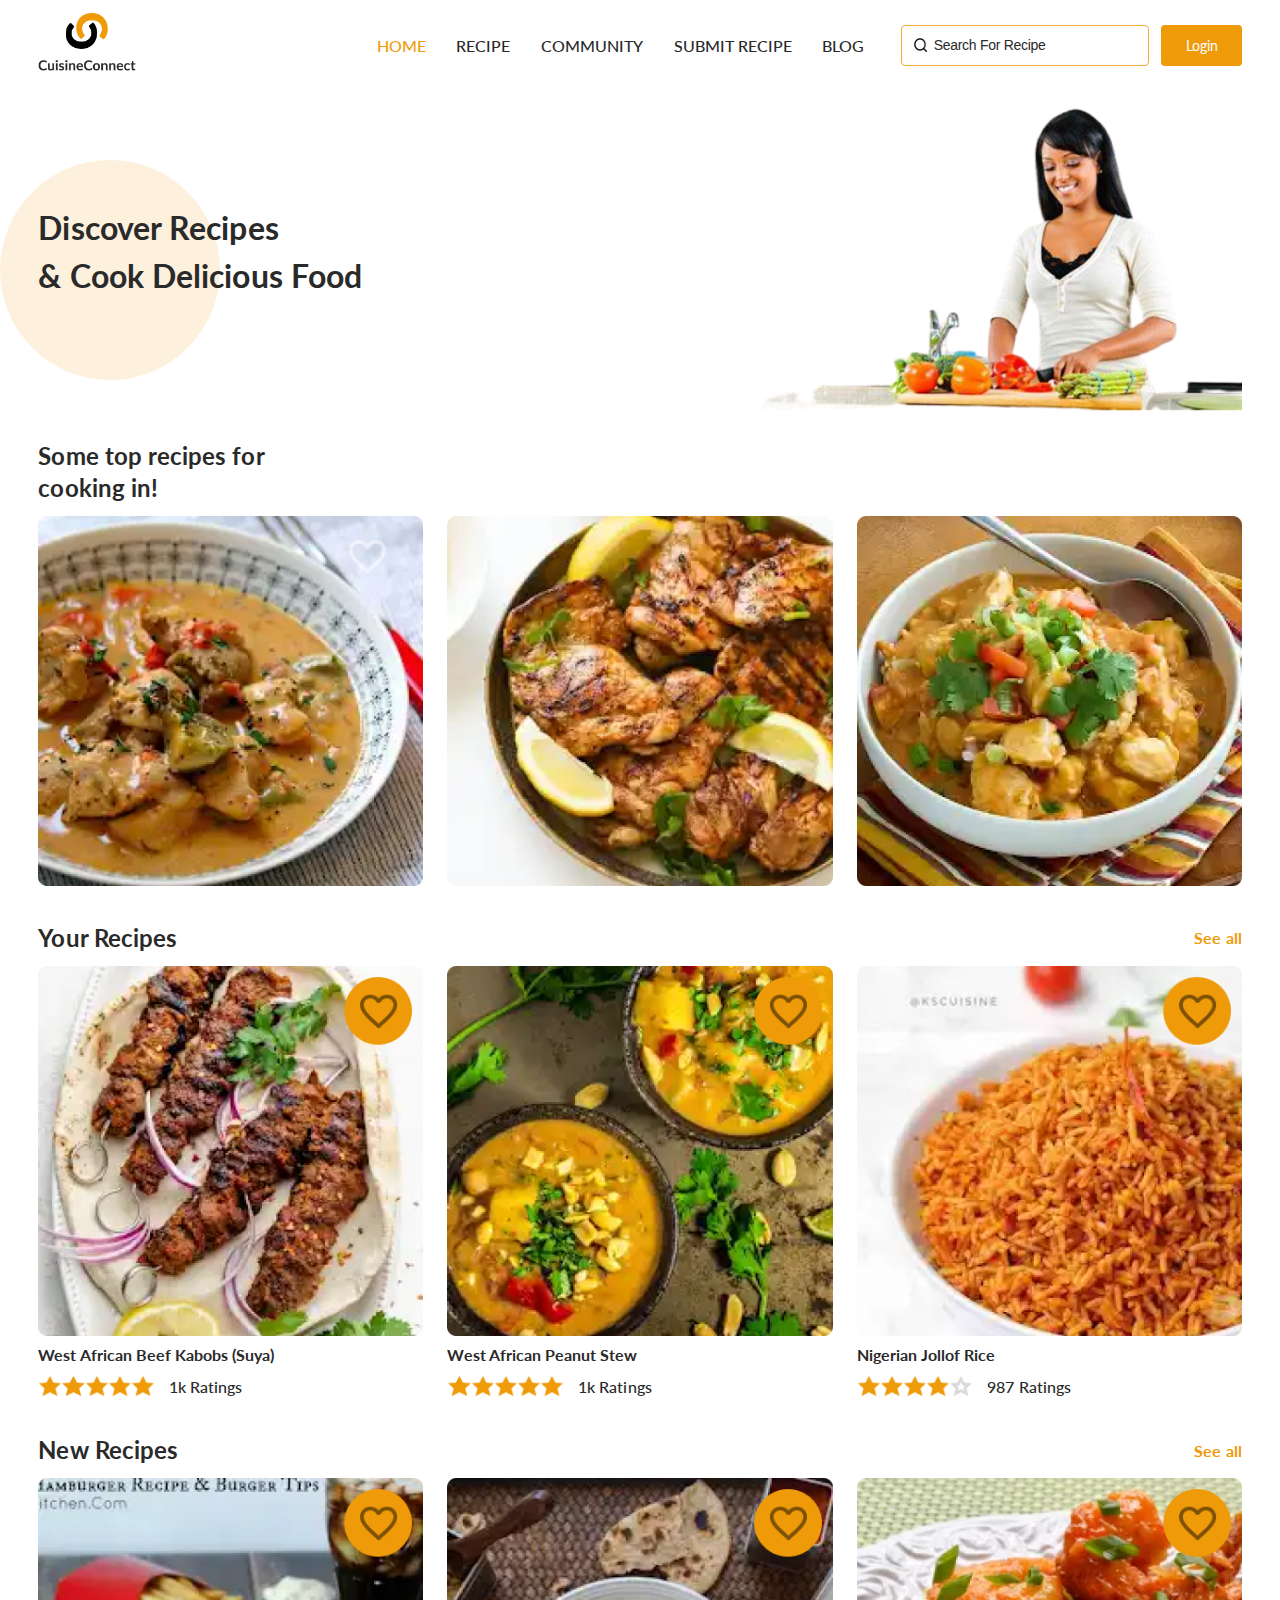
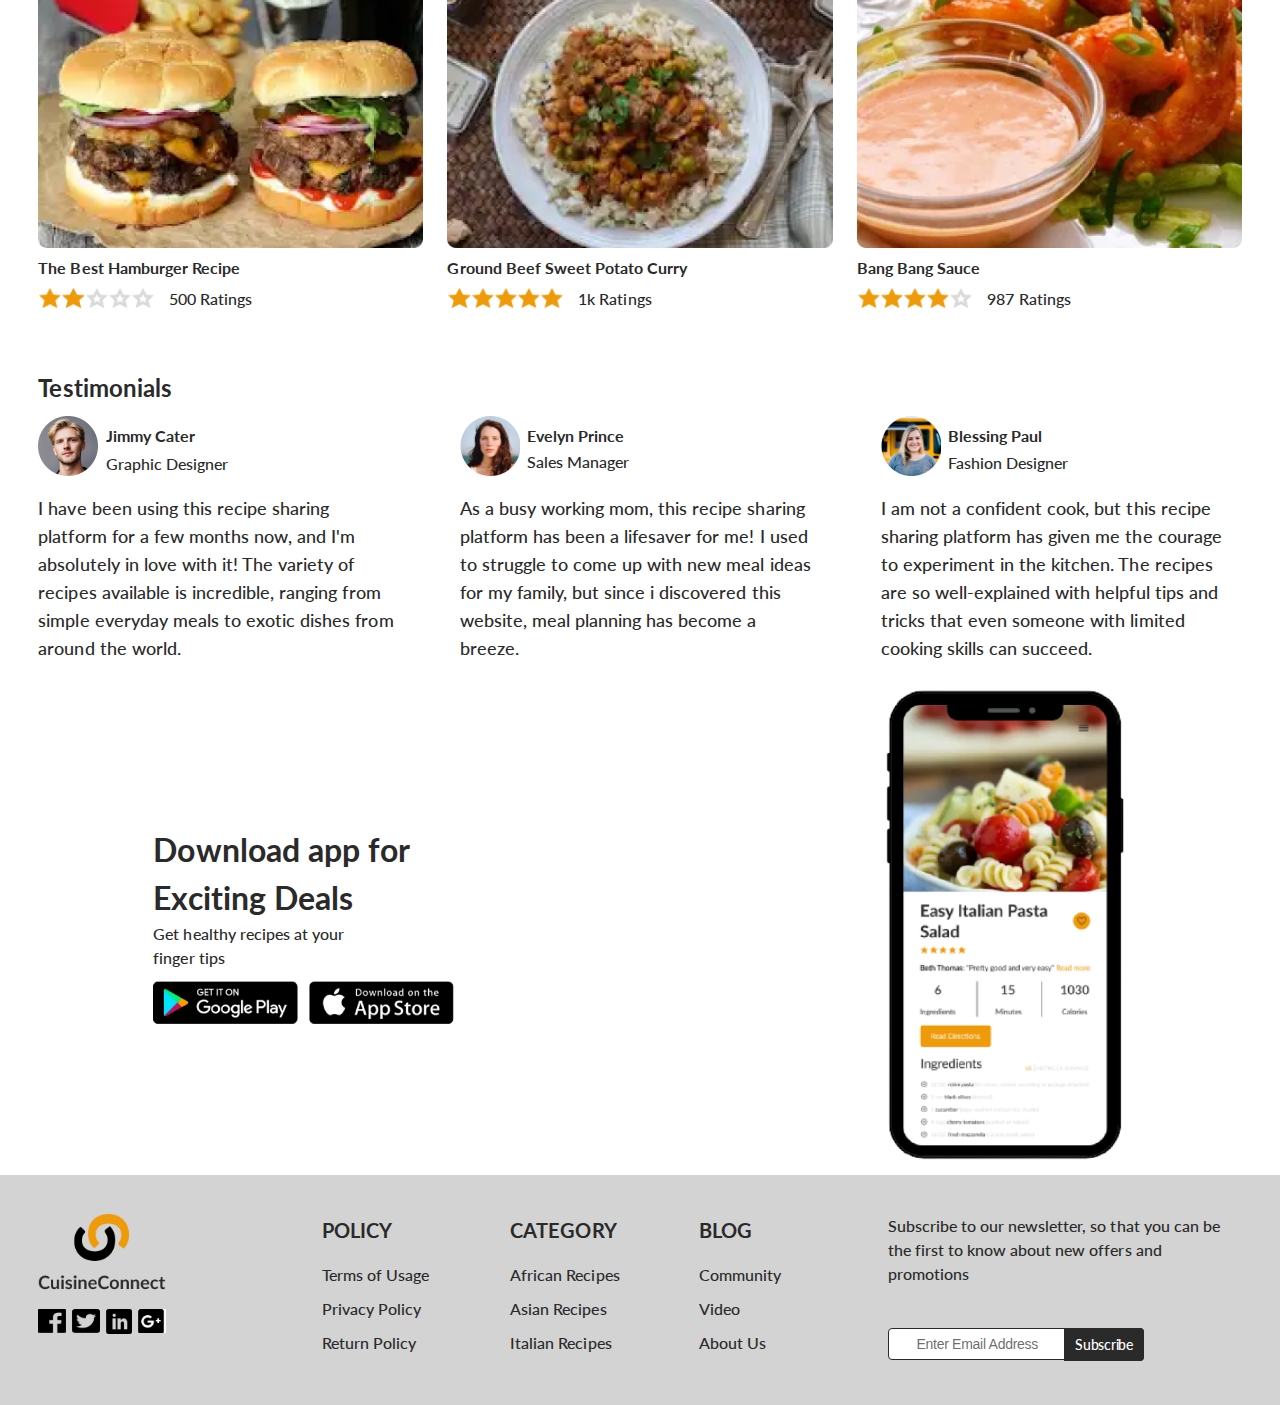
<file: index.html>
<!DOCTYPE html>
<html lang="en">
<head>
    <meta charset="UTF-8">
    <meta name="viewport" content="width=device-width, initial-scale=1.0">
    <title>Homepage - Cuisine Connect</title>

    <link rel="stylesheet" href="styles.css">
    <link rel="stylesheet" href="header-footer.css">
</head>
<body>
    <header>
        <div class="header-logo">
            <a href="index.html">
                <img src="./img/pics/Logo.png" alt="cuisine-connect-logo">
            </a>
        </div>

        <nav>
            <div class="header-menus">
                <a href="index.html" class="active">Home</a>
                <a href="recipe.html">Recipe</a>
                <a href="community.html">Community</a>
                <a href="recipe-form.html">Submit Recipe</a>
                <a href="">Blog</a>
            </div>

            <div class="nav-icons">
                <img src="./img/icons/hamburger-icon.png" alt="Hamburger-icon" class="hamburger-icon">
                <img src="./img/icons/close-icon.png" alt="close-icon" class="close-icon hide">
            </div>
        </nav>

        <div class="search-input">
            <img src="./img/icons/Search-icon.png" alt="search-icon">
            <input type="search" name="search" id="search" placeholder="Search For Recipe">
        </div>

        <a href="login.html" class="header-btn">Login</a>
    </header>

    <div class="empty">

    </div>

    <div class="header-footer-click">
        <div class="hamburger-menu">
            <a href="index.html">Home</a>
            <a href="recipe.html">Recipe</a>
            <a href="community.html">Community</a>
            <a href="recipe-form.html">Submit Recipe</a>
            <a href="https://app.slack.com/client/T05G98EDFPV/D05HEEZL6UE">Blog</a>
        </div>

        <div class="footer-hamburger-click">
            <div class="footer-hamburger-link">
                <a href="">
                    Policy
                    <img src="./img/icons/forward-arrow.png" alt="forward arrow">
                </a>
            </div>
            <div class="footer-hamburger-link">
                <a href="">
                    Category
                    <img src="./img/icons/forward-arrow.png" alt="forward arrow">
                </a>
            </div>
            <div class="footer-hamburger-link">
                <a href="">
                    Blog
                    <img src="./img/icons/forward-arrow.png" alt="forward arrow">
                </a>
            </div>
    
            <div class="subscribe">
                <p>
                    Subscribe to our newsletter, so that you can be the first to know about new offers and promotions
                </p>
        
                <input type="email" name="" id="" placeholder="Enter Email Address">
                <a href="">Subscribe</a>
            </div>
            <div class="socials">
                <a href="https://facebook.com/thejustproject">
                    <img src="./img/icons/facebook.png" alt="facebook icon">
                </a>
                <a href="https://twitter.com/thejustprojects">
                    <img src="./img/icons/Twitter.png" alt="twitter icon">
                </a>
                <a href="https://linkedin.com/company/thejustproject">
                    <img src="./img/icons/Linkedin.png" alt="linkedin icon">
                </a>
                <a href="https://thejustprojects.com/">
                    <img src="./img/icons/Google.png" alt="google icon">
                </a>
            </div>
    
            <div class="footer-logo">
                <a href="index.html">
                    <img src="./img/pics/Logo.png" alt="">
                </a>
            </div>
        </div>
    </div>

    <main>
        <section class="homepage-hero">
            <div class="homepage-hero-txt">
                <h1>Discover Recipes <br>
                    & Cook Delicious Food
                </h1>
            </div>
            <div class="homepage-hero-img">
                <img src="./Images/OIP-removebg-preview 1.png" alt="">
            </div>

            <div class="red-circle">

            </div>
        </section>

        <section class="home-recipe">
            <div class="line">
                <h3>
                    Some top recipes for cooking in!
                </h3>
            </div>
            <div class="home-recipe-meal-info">
                <div class="recipe-info">
                    <img src="./Images/Frame 1 1.png" alt="">
                </div>

                <div class="recipe-info">
                    <img src="./Images/Frame 1 2.png" alt="">
                </div>

                <div class="recipe-info">
                    <img src="./Images/Frame 1 3.png" alt="">
                </div>
            </div>

            <div class="home-meal-recipe">
                <div class="line">
                    <h3>Your Recipes</h3>
                    <a href="#">See all</a>
                </div>
                <div class="home-recipe-meal-info">
                    <div class="recipe-info">
                        <img src="./Images/Frame 2 1.png" alt="">
                        <h5>
                            West African Beef Kabobs (Suya)
                        </h5>
                        <div class="ratings">
                            <img src="./img/icons/Star 1.png" alt="#">
                            <img src="./img/icons/Star 1.png" alt="#">
                            <img src="./img/icons/Star 1.png" alt="#">
                            <img src="./img/icons/Star 1.png" alt="#">
                            <img src="./img/icons/Star 1.png" alt="#">

                            <p>1k Ratings</p>
                        </div>
                    </div>

                    <div class="recipe-info">
                        <img src="./Images/Frame 2 2.png" alt="">
                        <h5>
                            West African Peanut Stew
                        </h5>
                        <div class="ratings">
                            <img src="./img/icons/Star 1.png" alt="#">
                            <img src="./img/icons/Star 1.png" alt="#">
                            <img src="./img/icons/Star 1.png" alt="#">
                            <img src="./img/icons/Star 1.png" alt="#">
                            <img src="./img/icons/Star 1.png" alt="#">

                            <p>1k Ratings</p>
                        </div>
                    </div>

                    <div class="recipe-info">
                        <img src="./Images/Frame 2 3.png" alt="">
                        <h5>
                            Nigerian Jollof Rice
                        </h5>
                        <div class="ratings">
                            <img src="./img/icons/Star 1.png" alt="#">
                            <img src="./img/icons/Star 1.png" alt="#">
                            <img src="./img/icons/Star 1.png" alt="#">
                            <img src="./img/icons/Star 1.png" alt="#">
                            <img src="./img/icons/Star 5.png" alt="#">

                            <p>987 Ratings</p>
                        </div>
                    </div>
                </div>
            </div>

            <div class="home-meal-recipe">
                <div class="line">
                    <h3>New Recipes</h3>
                    <a href="#">See all</a>
                </div>
                <div class="home-recipe-meal-info">
                    <div class="recipe-info">
                        <img src="./Images/Frame 3 1.png" alt="">
                        <h5>
                            The Best Hamburger Recipe
                        </h5>
                        <div class="ratings">
                            <img src="./img/icons/Star 1.png" alt="#">
                            <img src="./img/icons/Star 1.png" alt="#">
                            <img src="./img/icons/Star 5.png" alt="#">
                            <img src="./img/icons/Star 5.png" alt="#">
                            <img src="./img/icons/Star 5.png" alt="#">

                            <p>500 Ratings</p>
                        </div>
                        
                    </div>

                    <div class="recipe-info">
                        <img src="./Images/Frame 3 2.png" alt="">
                        <h5>
                            Ground Beef Sweet Potato Curry
                        </h5>
                        <div class="ratings">
                            <img src="./img/icons/Star 1.png" alt="#">
                            <img src="./img/icons/Star 1.png" alt="#">
                            <img src="./img/icons/Star 1.png" alt="#">
                            <img src="./img/icons/Star 1.png" alt="#">
                            <img src="./img/icons/Star 1.png" alt="#">

                            <p>1k Ratings</p>
                        </div>
                    </div>

                    <div class="recipe-info">
                        <img src="./Images/Frame 3 3.png" alt="">
                        <h5>
                            Bang Bang Sauce
                        </h5>
                        <div class="ratings">
                            <img src="./img/icons/Star 1.png" alt="#">
                            <img src="./img/icons/Star 1.png" alt="#">
                            <img src="./img/icons/Star 1.png" alt="#">
                            <img src="./img/icons/Star 1.png" alt="#">
                            <img src="./img/icons/Star 5.png" alt="#">

                            <p>987 Ratings</p>
                        </div>
                    </div>
                </div>
            </div>
        </section>

        <article>
            <h3>Testimonials</h3>
            <div class="users-testimonial">
                <div class="users-testimonial-profile">
                    <div class="users-testimonial-info">
                        <div class="users-testimonial-profile-img">
                            <img src="./img/pics/Image-10.png" alt="">
                        </div>
                        <div class="users-testimonial-profile-info">
                            <h5>Jimmy Cater</h5>
                            <p>Graphic Designer</p>
                        </div>
                    </div>
        
                    <div class="users-testimonial-profile-txt">
                        <p>
                            I have been using this recipe sharing platform for a few months now, and I'm absolutely in love with it! The variety of recipes available is incredible, ranging from simple everyday meals to exotic dishes from around the world.
                        </p>
                    </div>
                </div>
        
                <div class="users-testimonial-profile">
                    <div class="users-testimonial-info">
                        <div class="users-testimonial-profile-img">
                            <img src="./img/pics/Image-11.png" alt="">
                        </div>
                        <div class="users-testimonial-profile-info">
                            <h5>Evelyn Prince</h5>
                            <p>Sales Manager</p>
                        </div>
                    </div>
        
                    <div class="users-testimonial-profile-txt">
                        <p>
                            As a busy working mom, this recipe sharing platform has been a lifesaver for me! I used to struggle to come up with new meal ideas for my family, but since i discovered this website, meal planning has become a breeze. 
                        </p>
                    </div>
                </div>

                <div class="users-testimonial-profile">
                    <div class="users-testimonial-info">
                        <div class="users-testimonial-profile-img">
                            <img src="./img/pics/Image-1.png" alt="">
                        </div>
                        <div class="users-testimonial-profile-info">
                            <h5>Blessing Paul</h5>
                            <p>Fashion Designer</p>
                        </div>
                    </div>
        
                    <div class="users-testimonial-profile-txt">
                        <p>
                            I am not a confident cook, but this recipe sharing platform has given me the courage to experiment in the kitchen. The recipes are so well-explained with helpful tips and tricks that even someone with limited cooking skills can succeed.
                        </p>
                    </div>
                </div>
            </div>
        </article>
    
        <section class="home-mobile-app-download">
            <div class="app-download-txt">
                <h1>Download app for Exciting Deals</h1>
                <p>
                    Get healthy recipes at your finger tips
                </p>
                <div class="app">
                    <img src="./Images/Googleplay avatar.png" alt="">
                    <img src="./Images/Applestore avatar.png" alt="">
                </div>
            </div>
    
            <div class="phone-img">
                <img src="./Images/phone.png" alt="">
            </div>
        </section>
    </main>

    <footer>
        <div class="logo-socials">
            <div class="footer-logo">
                <a href="index.html">
                    <img src="./img/pics/Logo.png" alt="">
                </a>
            </div>
            <div class="socials">
                <a href="https://facebook.com/thejustproject">
                    <img src="./img/icons/facebook.png" alt="facebook logo">
                </a>
                <a href="https://twitter.com/thejustprojects">
                    <img src="./img/icons/Twitter.png" alt="twitter logo">
                </a>
                <a href="https://linkedin.com/company/thejustproject">
                    <img src="./img/icons/Linkedin.png" alt="linkedin logo">
                </a>
                <a href="https://thejustprojects.com/">
                    <img src="./img/icons/Google.png" alt="google logo">
                </a>
            </div>
        </div>

        <div class="footer-nav">
            <div class="footer-links">
                <h3>Policy</h3>
                <div class="footer-menus">
                    <a href="">Terms of Usage</a>
                    <a href="">Privacy Policy</a>
                    <a href="">Return Policy</a>
                </div>
            </div>

            <div class="footer-links">
                <h3>Category</h3>
                <div class="footer-menus">
                    <a href="">African Recipes</a>
                    <a href="">Asian Recipes</a>
                    <a href="">Italian Recipes</a>
                </div>
            </div>

            <div class="footer-links">
                <h3>Blog</h3>
                <div class="footer-menus">
                    <a href="community.html">Community</a>
                    <a href="">Video</a>
                    <a href="">About Us</a>
                </div>
            </div>
        </div>

        <div class="subscribe">
            <p>
                Subscribe to our newsletter, so that you can be the first to know about new offers and promotions
            </p>

                <input type="email" name="" id="" placeholder="Enter Email Address">
            <a href="">Subscribe</a>
        </div>
    </footer>

    <script src="cuisine-connect.js"></script>
</body>
</html>
</file>
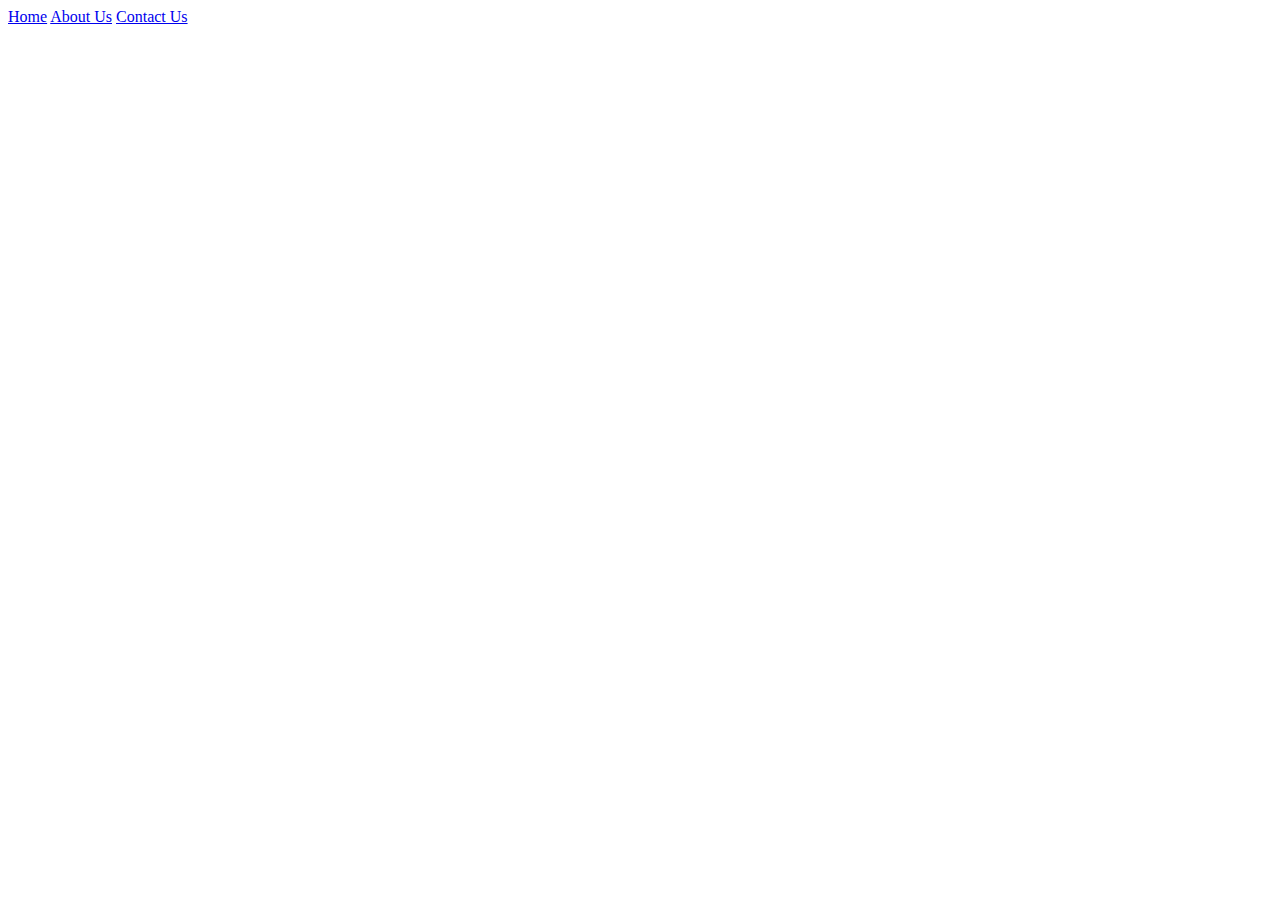
<file: about-us.html>
<!DOCTYPE html>
<html lang="en">
<head>
    <meta charset="UTF-8">
    <meta name="viewport" content="width=device-width, initial-scale=1.0">
    <title>About Us - Cuisine Connect</title>
</head>
<body>
    <main>
        <Section class="left-section">
            <div>
                
            </div>
        </Section>

        <Section class="right-section">
            <div class="nav-link">
                <a href="index.html">Home</a>
                <a href="about-us.html">About Us</a>
                <a href="contact.html">Contact Us</a>
            </div>
            
        </Section>
    </main>
</body>
</html>
</file>
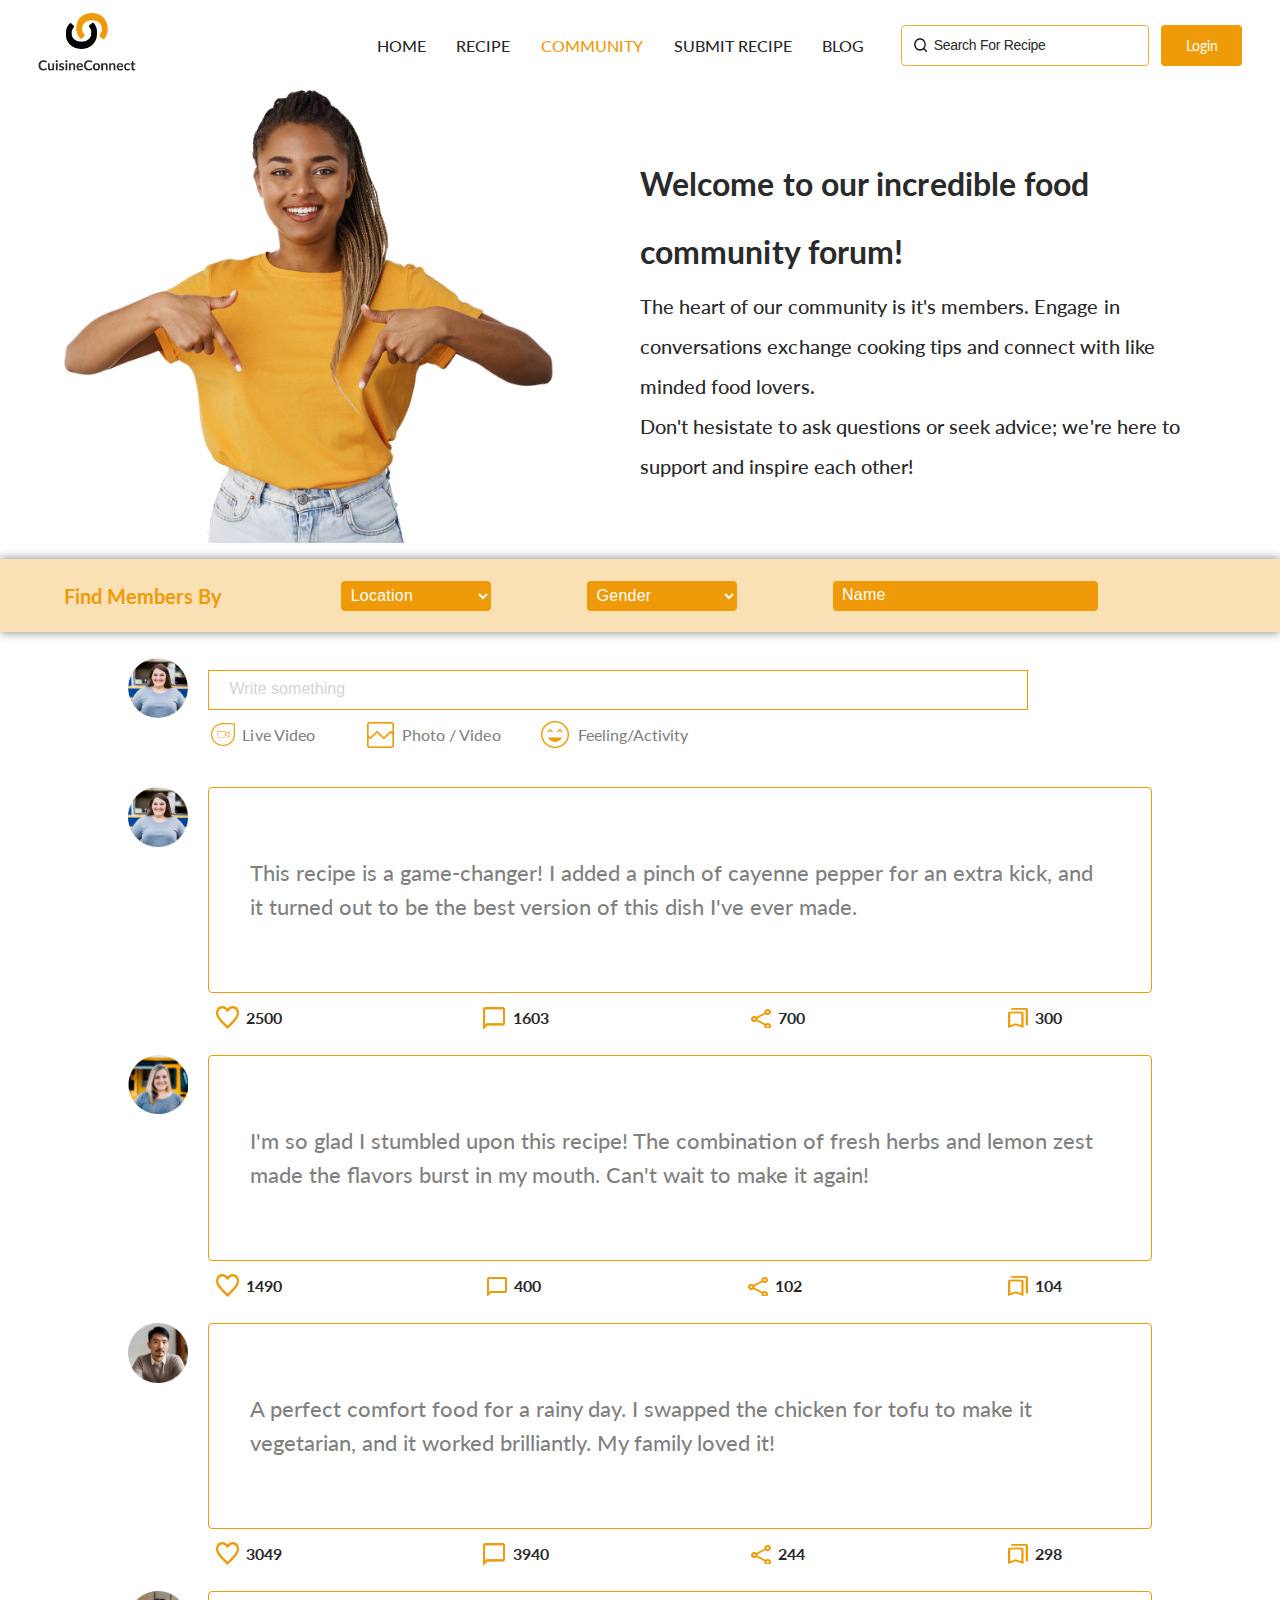
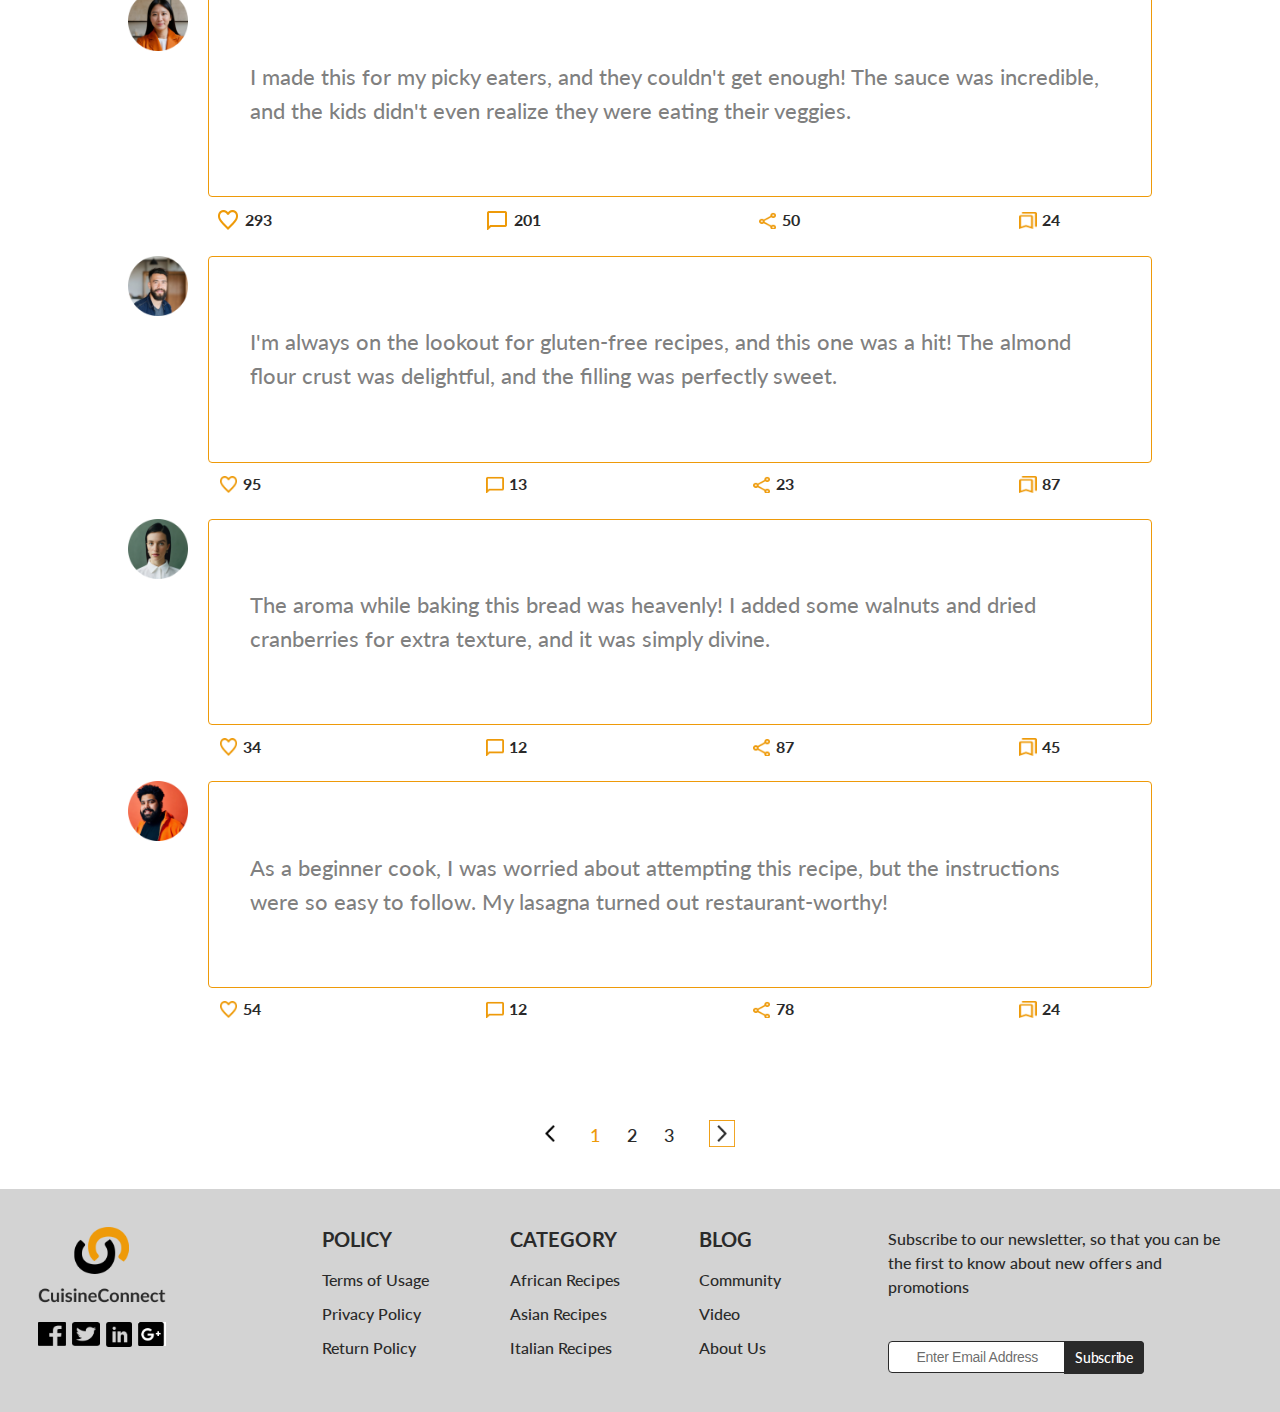
<file: community.html>
<!DOCTYPE html>
<html lang="en">
<head>
    <meta charset="UTF-8">
    <meta name="viewport" content="width=device-width, initial-scale=1.0">
    <title>Our Community</title>

    <link rel="stylesheet" href="community-styles.css">
    <link rel="stylesheet" href="header-footer.css">
</head>
<body>
    <header>
        <div class="header-logo">
            <a href="index.html">
                <img src="./img/pics/Logo.png" alt="cuisine-connect-logo">
            </a>
        </div>

        <nav>
            <div class="header-menus">
                <a href="index.html">Home</a>
                <a href="recipe.html">Recipe</a>
                <a href="community.html" class="active">Community</a>
                <a href="recipe-form.html">Submit Recipe</a>
                <a href="">Blog</a>
            </div>

            <div class="nav-icons">
                <img src="./img/icons/hamburger-icon.png" alt="Hamburger-icon" class="hamburger-icon">
                <img src="./img/icons/close-icon.png" alt="close-icon" class="close-icon hide">
            </div>
        </nav>

        <div class="search-input">
            <img src="./img/icons/Search-icon.png" alt="search-icon">
            <input type="search" name="search" id="search" placeholder="Search For Recipe">
        </div>

        <a href="login.html" class="header-btn">Login</a>
    </header>
    <div class="empty">

    </div>

    <div class="header-footer-click">
        <div class="hamburger-menu">
            <a href="index.html">Home</a>
            <a href="recipe.html">Recipe</a>
            <a href="community.html">Community</a>
            <a href="recipe-form.html">Submit Recipe</a>
            <a href="#">Blog</a>
        </div>

        <div class="footer-hamburger-click">
            <div class="footer-hamburger-link">
                <a href="">
                    Policy
                    <img src="./img/icons/forward-arrow.png" alt="forward arrow">
                </a>
            </div>
            <div class="footer-hamburger-link">
                <a href="">
                    Category
                    <img src="./img/icons/forward-arrow.png" alt="forward arrow">
                </a>
            </div>
            <div class="footer-hamburger-link">
                <a href="">
                    Blog
                    <img src="./img/icons/forward-arrow.png" alt="forward arrow">
                </a>
            </div>
    
            <div class="subscribe">
                <p>
                    Subscribe to our newsletter, so that you can be the first to know about new offers and promotions
                </p>
        
                <input type="email" name="email" id="email" placeholder="Enter Email Address">
                <a href="">Subscribe</a>
            </div>
            <div class="socials">
                <a href="https://facebook.com/thejustproject">
                    <img src="./img/icons/facebook.png" alt="facebook icon">
                </a>
                <a href="https://twitter.com/thejustprojects">
                    <img src="./img/icons/Twitter.png" alt="twitter icon">
                </a>
                <a href="https://linkedin.com/company/thejustproject">
                    <img src="./img/icons/Linkedin.png" alt="linkedin icon">
                </a>
                <a href="https://thejustprojects.com/">
                    <img src="./img/icons/Google.png" alt="google icon">
                </a>
            </div>
    
            <div class="footer-logo">
                <a href="index.html">
                    <img src="./img/pics/Logo.png" alt="">
                </a>
            </div>
        </div>
    </div>

    <main class="main-toggle">
        <section class="community-hero">
            <div class="community-hero-img">
                <img src="./img/pics/girl-1.png" alt="">
            </div>

            <div class="community-hero-txt">
                <h1>Welcome to our incredible food community forum!</h1>
                <p>
                    The heart of our community is it's members. Engage in conversations exchange cooking tips and connect with like minded food lovers.
                </p>

                <p>
                    Don't hesistate to ask questions or seek advice; we're here to support 
                    and inspire each other!
                </p>
            </div>
        </section>

        <section class="community-members-search">
            <label for="find-members">Find Members By</label>
            <select name="location" id="location">
                <option value="location">Location</option>
                <option value="location">East</option>
                <option value="location">West</option>
                <option value="location">North</option>
                <option value="location">South</option>
            </select>
            <select name="gender" id="gender">
                <option value="gender">Gender</option>
                <option value="gender">Male</option>
                <option value="gender">Female</option>
            </select>
            <input type="text" name="username" id="username" placeholder="Name">
        </section>

        <section class="community-section">
            <div class="community-members">
                <div class="community-members-post">
                    <a href="">
                        <img src="./img/pics/Image.png" alt="">
                    </a>
                
                    <input type="text" name="write" id="write" placeholder="Write something">
                </div>

                <div class="community-media">
                    <div class="community-media-live-video">
                        <a href="">
                            <img src="./img/icons/duo.png" alt="">
                            Live Video
                        </a>
                    </div>

                    <div class="community-media-photo-video">
                    <a href="">
                        <img src="./img/icons/broken_image.png" alt="">
                        Photo / Video
                    </a>
                    </div>

                    <div class="community-media-reaction">
                    <a href="">
                        <img src="./img/icons/sentiment_very_satisfied.png" alt="">
                        Feeling/Activity
                    </a>
                    </div>
                </div>

                <div class="community-users">
                    <div class="community-users-profile">
                        <div class="community-users-profile-pic">
                            <a href="">
                                <img src="./img/pics/Image.png" alt="">
                            </a>
                        </div>
                            <div class="community-users-profile-info">
                                <a href="">
                                    <h5>@anibaba140</h5>
                            <p>15 July at 8:30am</p>
                                </a>
                            </div>
                    </div>
                    <div class="community-users-txt">
                        <p>
                            This recipe is a game-changer! I added a pinch of cayenne pepper for an extra kick, and it turned out to be the best version of this dish I've ever made.
                        </p>
                    </div>
                </div>

                <div class="community-icons">
                    <div class="community-icons-info">
                        <a href="">
                            <img src="./img/icons/favorite.png" alt="">
                        <p>2500</p>
                        </a>
                    </div>
                    <div class="community-icons-info">
                        <a href="">
                            <img src="./img/icons/chat_bubble.png" alt="">
                        <p>1603</p>
                        </a>
                    </div>
                    <div class="community-icons-info">
                        <a href="">
                            <img src="./img/icons/share.png" alt="">
                        <p>700</p>
                        </a>
                    </div>
                    <div class="community-icons-info">
                        <a href="">
                            <img src="./img/icons/bookmarks.png" alt="">
                        <p>300</p>
                        </a>
                    </div>
                </div>

                <div class="community-users">
                    <div class="community-users-profile">
                        <div class="community-users-profile-pic">
                            <a href="">
                                <img src="./img/pics/Image-1.png" alt="">
                            </a>
                        </div>
                            <div class="community-users-profile-info">
                                <a href="">
                                    <h5>@eka2005</h5>
                            <p>16 July at 9:30am</p>
                                </a>
                            </div>
                    </div>
                    <div class="community-users-txt">
                        <p>
                            I'm so glad I stumbled upon this recipe! The combination of fresh herbs and lemon zest made the flavors burst in my mouth. Can't wait to make it again!
                        </p>
                    </div>
                </div>

                <div class="community-icons">
                    <div class="community-icons-info">
                        <a href="">
                            <img src="./img/icons/favorite.png" alt="">
                        <p>1490</p>
                        </a>
                    </div>
                    <div class="community-icons-info">
                        <a href="">
                            <img src="./img/icons/chat_bubble.png" alt="">
                        <p>400</p>
                        </a>
                    </div>
                    <div class="community-icons-info">
                        <a href="">
                            <img src="./img/icons/share.png" alt="">
                        <p>102</p>
                        </a>
                    </div>
                    <div class="community-icons-info">
                        <a href="">
                            <img src="./img/icons/bookmarks.png" alt="">
                        <p>104</p>
                        </a>
                    </div>
                </div>

                <div class="community-users">
                    <div class="community-users-profile">
                        <div class="community-users-profile-pic">
                            <a href="">
                                <img src="./img/pics/Image-2.png" alt="">
                            </a>
                        </div>
                            <div class="community-users-profile-info">
                                <a href="">
                                    <h5>@ize_ed49</h5>
                            <p>17 July at 10:30am</p>
                                </a>
                            </div>
                    </div>
                    <div class="community-users-txt">
                        <p>
                            A perfect comfort food for a rainy day. I swapped the chicken for tofu to make it vegetarian, and it worked brilliantly. My family loved it!
                        </p>
                    </div>
                </div>

                <div class="community-icons">
                    <div class="community-icons-info">
                        <a href="">
                            <img src="./img/icons/favorite.png" alt="">
                        <p>3049</p>
                        </a>
                    </div>
                    <div class="community-icons-info">
                        <a href="">
                            <img src="./img/icons/chat_bubble.png" alt="">
                        <p>3940</p>
                        </a>
                    </div>
                    <div class="community-icons-info">
                        <a href="">
                            <img src="./img/icons/share.png" alt="">
                        <p>244</p>
                        </a>
                    </div>
                    <div class="community-icons-info">
                        <a href="">
                            <img src="./img/icons/bookmarks.png" alt="">
                        <p>298</p>
                        </a>
                    </div>
                </div>

                <div class="community-users">
                    <div class="community-users-profile">
                        <div class="community-users-profile-pic">
                            <a href="">
                                <img src="./img/pics/Image-3.png" alt="">
                            </a>
                        </div>
                            <div class="community-users-profile-info">
                                <a href="">
                                    <h5>@knck_124</h5>
                            <p>18 July at 11:30am</p>
                                </a>
                            </div>
                    </div>
                    <div class="community-users-txt">
                        <p>
                             I made this for my picky eaters, and they couldn't get enough! The sauce was incredible, and the kids didn't even realize they were eating their veggies.
                        </p>
                    </div>
                </div>

                <div class="community-icons">
                    <div class="community-icons-info">
                        <a href="">
                            <img src="./img/icons/favorite.png" alt="">
                        <p>293</p>
                        </a>
                    </div>
                    <div class="community-icons-info">
                        <a href="">
                            <img src="./img/icons/chat_bubble.png" alt="">
                        <p>201</p>
                        </a>
                    </div>
                    <div class="community-icons-info">
                        <a href="">
                            <img src="./img/icons/share.png" alt="">
                        <p>50</p>
                        </a>
                    </div>
                    <div class="community-icons-info">
                        <a href="">
                            <img src="./img/icons/bookmarks.png" alt="">
                        <p>24</p>
                        </a>
                    </div>
                </div>

                <div class="community-users">
                    <div class="community-users-profile">
                        <div class="community-users-profile-pic">
                            <a href="">
                                <img src="./img/pics/Image-4.png" alt="">
                            </a>
                        </div>
                            <div class="community-users-profile-info">
                                <a href="">
                                    <h5>@mzi_34d</h5>
                            <p>19 July at 12:30am</p>
                                </a>
                            </div>
                    </div>
                    <div class="community-users-txt">
                        <p>
                            I'm always on the lookout for gluten-free recipes, and this one was a hit! The almond flour crust was delightful, and the filling was perfectly sweet.
                        </p>
                    </div>
                </div>

                <div class="community-icons">
                    <div class="community-icons-info">
                        <a href="">
                            <img src="./img/icons/favorite.png" alt="">
                        <p>95</p>
                        </a>
                    </div>
                    <div class="community-icons-info">
                        <a href="">
                            <img src="./img/icons/chat_bubble.png" alt="">
                        <p>13</p>
                        </a>
                    </div>
                    <div class="community-icons-info">
                        <a href="">
                            <img src="./img/icons/share.png" alt="">
                        <p>23</p>
                        </a>
                    </div>
                    <div class="community-icons-info">
                        <a href="">
                            <img src="./img/icons/bookmarks.png" alt="">
                        <p>87</p>
                        </a>
                    </div>
                </div>

                <div class="community-users">
                    <div class="community-users-profile">
                        <div class="community-users-profile-pic">
                            <a href="">
                                <img src="./img/pics/Image-5.png" alt="">
                            </a>
                        </div>
                            <div class="community-users-profile-info">
                                <a href="">
                                    <h5>@messy_lionel</h5>
                            <p>20 July at 1:30pm</p>
                                </a>
                            </div>
                    </div>
                    <div class="community-users-txt">
                        <p>
                            The aroma while baking this bread was heavenly! I added some walnuts and dried cranberries for extra texture, and it was simply divine.
                        </p>
                    </div>
                </div>

                <div class="community-icons">
                    <div class="community-icons-info">
                        <a href="">
                            <img src="./img/icons/favorite.png" alt="">
                        <p>34</p>
                        </a>
                    </div>
                    <div class="community-icons-info">
                        <a href="">
                            <img src="./img/icons/chat_bubble.png" alt="">
                        <p>12</p>
                        </a>
                    </div>
                    <div class="community-icons-info">
                        <a href="">
                            <img src="./img/icons/share.png" alt="">
                        <p>87</p>
                        </a>
                    </div>
                    <div class="community-icons-info">
                        <a href="">
                            <img src="./img/icons/bookmarks.png" alt="">
                        <p>45</p>
                        </a>
                    </div>
                </div>

                <div class="community-users">
                    <div class="community-users-profile">
                        <div class="community-users-profile-pic">
                            <a href="">
                                <img src="./img/pics/Image-6.png" alt="">
                            </a>
                        </div>
                            <div class="community-users-profile-info">
                                <a href="">
                                    <h5>@likn_dce</h5>
                            <p>21 July at 2:30pm</p>
                                </a>
                            </div>
                    </div>
                    <div class="community-users-txt">
                        <p>
                            As a beginner cook, I was worried about attempting this recipe, but the instructions were so easy to follow. My lasagna turned out restaurant-worthy!
                        </p>
                    </div>
                </div>

                <div class="community-icons">
                    <div class="community-icons-info">
                        <a href="">
                            <img src="./img/icons/favorite.png" alt="">
                        <p>54</p>
                        </a>
                    </div>
                    <div class="community-icons-info">
                        <a href="">
                            <img src="./img/icons/chat_bubble.png" alt="">
                        <p>12</p>
                        </a>
                    </div>
                    <div class="community-icons-info">
                        <a href="">
                            <img src="./img/icons/share.png" alt="">
                        <p>78</p>
                        </a>
                    </div>
                    <div class="community-icons-info">
                        <a href="">
                            <img src="./img/icons/bookmarks.png" alt="">
                        <p>24</p>
                        </a>
                    </div>
                </div>

                <div class="pages-nav">
                    <div class="link-page">
                        <a href="">
                            <img src="./img/icons/backward-arrow.png" alt="">
                        </a>
                    </div>
                    <div class="page-num">
                        <a href="" class="active-page">1</a>
                        <a href="">2</a>
                        <a href="">3</a>
                    </div>
                    <div class="link-page next">
                        <a href="">
                            <img src="./img/icons/forward-arrow-frame.png" alt="">
                        </a>
                    </div>
                </div>
        </section>
    </main>

    <footer>
        <div class="logo-socials">
            <div class="footer-logo">
                <a href="index.html">
                    <img src="./img/pics/Logo.png" alt="cuisine-connect logo">
                </a>
            </div>
            <div class="socials">
                <a href="https://facebook.com/thejustproject">
                    <img src="./img/icons/facebook.png" alt="facebook logo">
                </a>
                <a href="https://twitter.com/thejustprojects">
                    <img src="./img/icons/Twitter.png" alt="twitter logo">
                </a>
                <a href="https://linkedin.com/company/thejustproject">
                    <img src="./img/icons/Linkedin.png" alt="linkedin logo">
                </a>
                <a href="https://thejustprojects.com/">
                    <img src="./img/icons/Google.png" alt="google logo">
                </a>
            </div>
        </div>

        <div class="footer-nav">
            <div class="footer-links">
                <h3>Policy</h3>
                <div class="footer-menus">
                    <a href="">Terms of Usage</a>
                    <a href="">Privacy Policy</a>
                    <a href="">Return Policy</a>
                </div>
            </div>

            <div class="footer-links">
                <h3>Category</h3>
                <div class="footer-menus">
                    <a href="">African Recipes</a>
                    <a href="">Asian Recipes</a>
                    <a href="">Italian Recipes</a>
                </div>
            </div>

            <div class="footer-links">
                <h3>Blog</h3>
                <div class="footer-menus">
                    <a href="">Community</a>
                    <a href="">Video</a>
                    <a href="">About Us</a>
                </div>
            </div>
        </div>

        <div class="subscribe">
            <p>
                Subscribe to our newsletter, so that you can be the first to know about new offers and promotions
            </p>

                <input type="email" name="" id="" placeholder="Enter Email Address">
            <a href="">Subscribe</a>
        </div>
    </footer>

    <script src="cuisine-connect.js"></script>
</body>
</html>
</file>
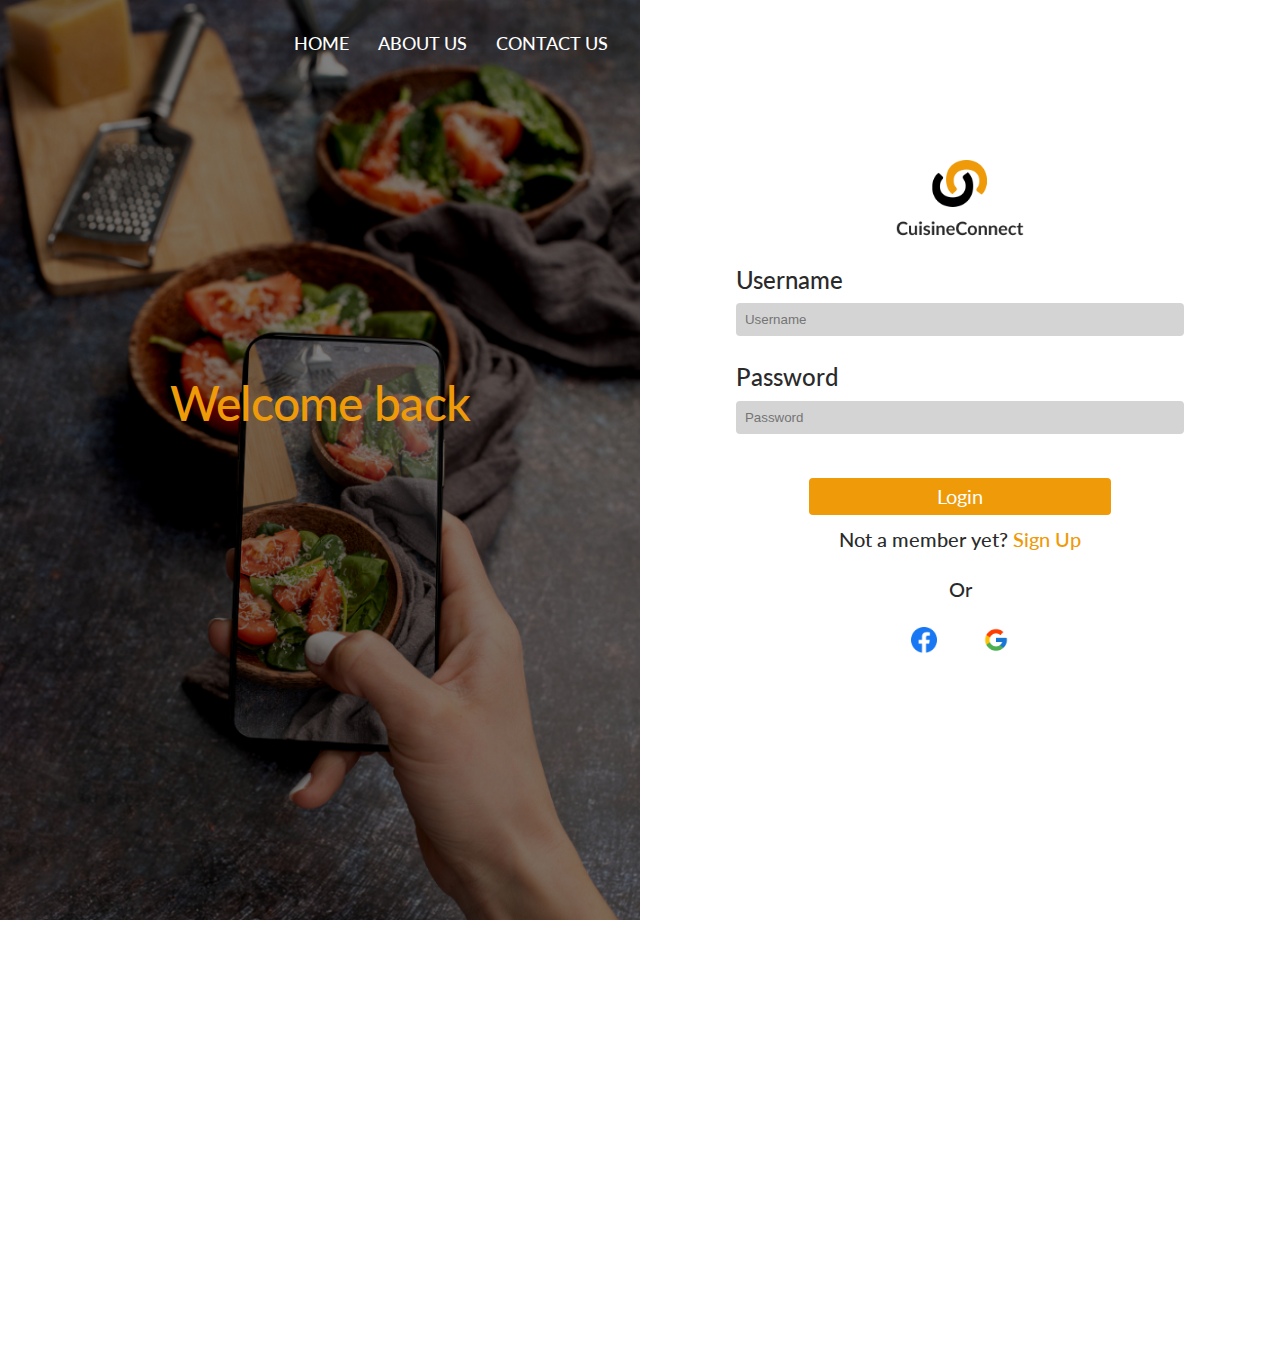
<file: login.html>
<!DOCTYPE html>
<html lang="en">
<head>
    <meta charset="UTF-8">
    <meta name="viewport" content="width=device-width, initial-scale=1.0">
    <title>Login to Cuisine Connect</title>

    <link rel="stylesheet" href="login.css">
</head>
<body>
    <Main>
        <Section class="left-section">
            <div class="bg-img">
                <img src="./img/pics/close-up-food-lover-taking-pictures-meal 1.png" alt="">
            </div>
            <div class="nav-link">
                <a href="index.html">Home</a>
                <a href="">About Us</a>
                <a href="contact.html">Contact Us</a>
            </div>
            
            <div class="text-container">
                <h1>Welcome back</h1>
            </div>

            <div class="nav-icons">
                <img src="./img/icons/hamburger-icon-2.png" alt="Hamburger-icon" class="hamburger-icon">
                <img src="./img/icons/close-icon-2.png" alt="close-icon" class="close-icon hide">
            </div>

            <div class="hamburger-nav-link">
                <a href="index.html">Home</a>
                <a href="about-us.html">About Us</a>
                <a href="contact.html">Contact Us</a>
            </div>
        </Section>

        <Section class="right-section">
            <div class="logo-hero">
                <img src="./img/pics/Logo.png" alt="">
            </div>

            <form action="#" method="get">
                <label for="username">Username</label>
                <input type="text" placeholder="Username">

                <label for="password">Password</label>
                <input type="password" placeholder="Password">
            </form>

            <div class="login">
                <a href="index.html" class="login-btn">Login</a>
                <p>Not a member yet? <a href="sign-up.html">Sign Up</a></p>

                <p class="or">Or</p>

                <div class="login-alt">
                    <a href="https://facebook.com/thejustproject">
                        <img src="./img/icons/logos_facebook.png" alt="">
                    </a>

                    <a href="https://thejustprojects.com">
                        <img src="./img/icons/flat-color-icons_google.png" alt="">
                    </a>
                </div>
            </div>
        </Section>
    </Main>

    <script src="login-signup.js"></script>
</body>
</html>
</file>
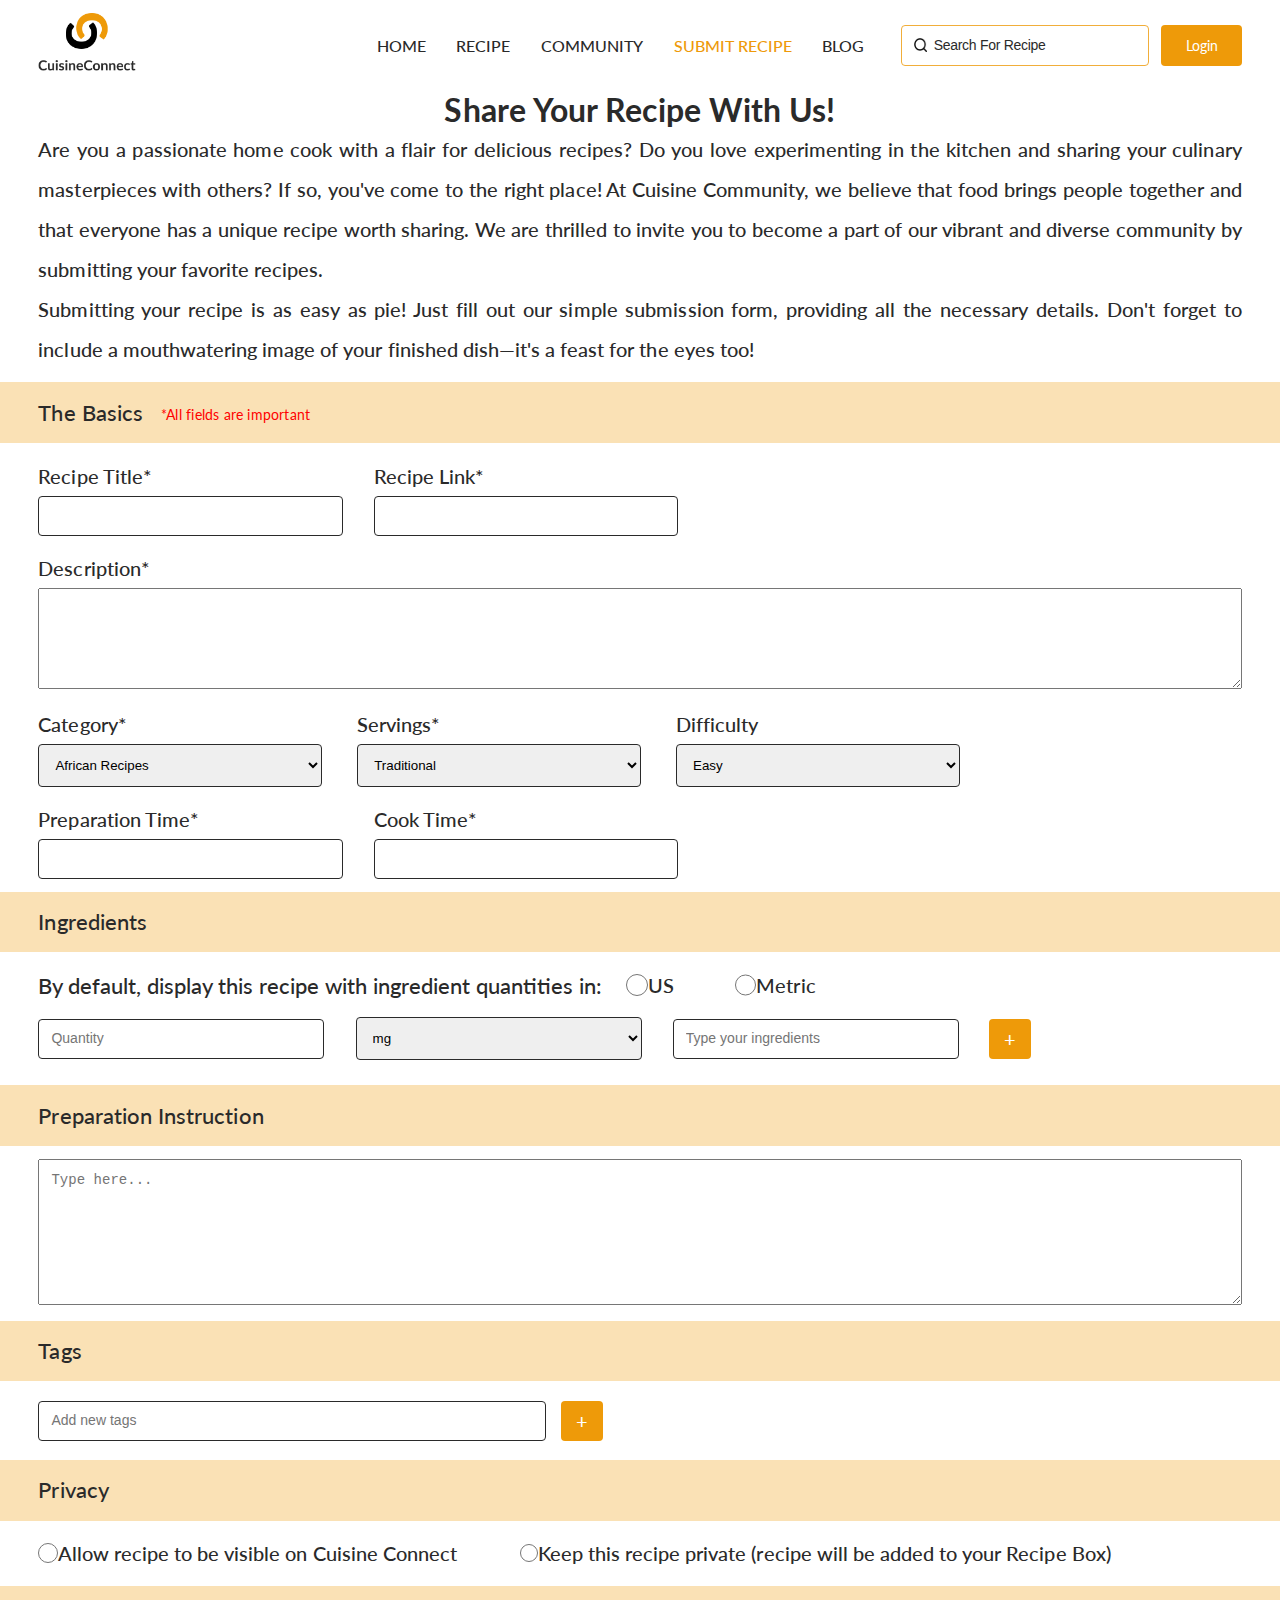
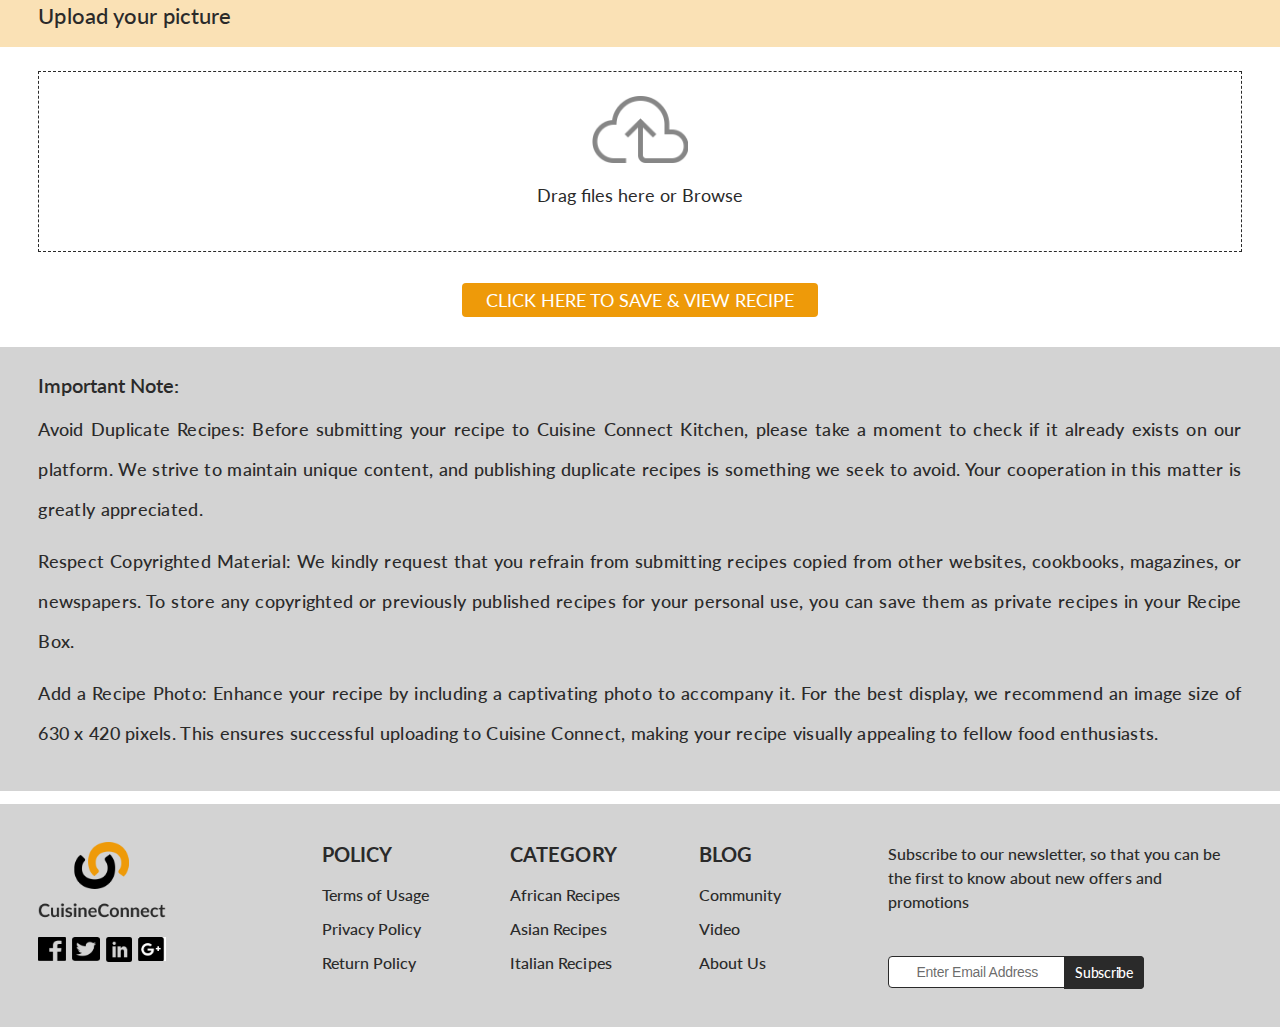
<file: recipe-form.html>
<!DOCTYPE html>
<html lang="en">
<head>
    <meta charset="UTF-8">
    <meta name="viewport" content="width=device-width, initial-scale=1.0">
    <title>Our Recipe Form - Share Your Recipe</title>

    <link rel="stylesheet" href="recipe-form-styles.css">
    <link rel="stylesheet" href="header-footer.css">
</head>
<body>
    <header>
        <div class="header-logo">
            <a href="index.html">
                <img src="./img/pics/Logo.png" alt="cuisine-connect-logo">
            </a>
        </div>

        <nav>
            <div class="header-menus">
                <a href="index.html">Home</a>
                <a href="recipe.html">Recipe</a>
                <a href="community.html">Community</a>
                <a href="recipe-form.html" class="active">Submit Recipe</a>
                <a href="">Blog</a>
            </div>

            <div class="nav-icons">
                <img src="./img/icons/hamburger-icon.png" alt="Hamburger-icon" class="hamburger-icon">
                <img src="./img/icons/close-icon.png" alt="close-icon" class="close-icon hide">
            </div>
        </nav>

        <div class="search-input">
            <img src="./img/icons/Search-icon.png" alt="search-icon">
            <input type="search" name="search" id="search" placeholder="Search For Recipe">
        </div>

        <a href="login.html" class="header-btn">Login</a>
    </header>

    <div class="empty">

    </div>

    <div class="header-footer-click">
        <div class="hamburger-menu">
            <a href="index.html">Home</a>
            <a href="recipe.html">Recipe</a>
            <a href="community.html">Community</a>
            <a href="recipe-form.html">Submit Recipe</a>
            <a href="https://app.slack.com/client/T05G98EDFPV/D05HEEZL6UE">Blog</a>
        </div>

        <div class="footer-hamburger-click">
            <div class="footer-hamburger-link">
                <a href="">
                    Policy
                    <img src="./img/icons/forward-arrow.png" alt="forward arrow">
                </a>
            </div>
            <div class="footer-hamburger-link">
                <a href="">
                    Category
                    <img src="./img/icons/forward-arrow.png" alt="forward arrow">
                </a>
            </div>
            <div class="footer-hamburger-link">
                <a href="">
                    Blog
                    <img src="./img/icons/forward-arrow.png" alt="forward arrow">
                </a>
            </div>
    
            <div class="subscribe">
                <p>
                    Subscribe to our newsletter, so that you can be the first to know about new offers and promotions
                </p>
        
                <input type="email" name="" id="" placeholder="Enter Email Address">
                <a href="">Subscribe</a>
            </div>
            <div class="socials">
                <a href="https://facebook.com/thejustproject">
                    <img src="./img/icons/facebook.png" alt="facebook icon">
                </a>
                <a href="https://twitter.com/thejustprojects">
                    <img src="./img/icons/Twitter.png" alt="twitter icon">
                </a>
                <a href="https://linkedin.com/company/thejustproject">
                    <img src="./img/icons/Linkedin.png" alt="linkedin icon">
                </a>
                <a href="https://thejustprojects.com/">
                    <img src="./img/icons/Google.png" alt="google icon">
                </a>
            </div>
    
            <div class="footer-logo">
                <a href="index.html">
                    <img src="./img/pics/Logo.png" alt="">
                </a>
            </div>
        </div>
    </div>

    <main class="main-toggle">
        <section class="recipe-form-hero">
            <h1>
                Share Your Recipe With Us!
            </h1>
            <P>
                Are you a passionate home cook with a flair for delicious recipes? Do you love experimenting in the kitchen and sharing your culinary masterpieces with others? If so, you've come to the right place!
                At Cuisine Community, we believe that food brings people together and that everyone has a unique recipe worth sharing. We are thrilled to invite you to become a part of our vibrant and diverse community by submitting your favorite recipes.
            </P>
            <P>
                Submitting your recipe is as easy as pie! Just fill out our simple submission form, providing all the necessary details. Don't forget to include a mouthwatering image of your finished dish—it's a feast for the eyes too!
            </P>
        </section>

        <section>
            <form action="#" method="get">

                <h3>
                    The Basics
                    <span>*All fields are important</span>
                </h3>
                <div class="recipe">
                    <div class="recipe-title-link">
                        <div class="recipe-title">
                            <label for="recipe-title">Recipe Title*</label>
                            <input type="text" name="recipe-title" id="recipe-title" required>
                        </div>
        
                        <div class="recipe-link">
                            <label for="recipe-link">Recipe Link*</label>
                            <input type="text" name="recipe-link" id="recipe-link" required>
                        </div>
                    </div>
                    
    
                    <div class="description">
                        <label for="description">Description*</label>
                        <textarea name="" id="" cols="30" rows="5" required></textarea>
                    </div>
    
                    <div class="recipe-containers">
                        <div class="category">
                            <label for="category">Category*</label>
                            <select name="category" id="category" required>
                            <option value="">African Recipes</option>
                            <option value="">Asian Recipes</option>
                            <option value="">Italian Recipes</option>
                            </select>
                        </div>
        
                        <div class="servings">
                            <label for="servings">Servings*</label>
                            <select name="servings" id="servings" required>
                                <option value="">Traditional</option>
                                <option value="">Classical</option>
                            </select>
                        </div>
        
                        <div class="difficulty">
                            <label for="difficulty">Difficulty</label>
                            <select name="difficulty" id="difficulty">
                                <option value="">Easy</option>
                                <option value="">Medium</option>
                                <option value="">Hard</option>
                            </select>
                        </div>
                    </div>
    
                    <div class="prep-cook-time">
                        <div class="prep-time">
                            <label for="prep-time">Preparation Time*</label>
                            <input type="text" name="prep-time" id="prep-time" required>
                        </div>
        
                        <div class="cook-time">
                            <label for="cook-time">Cook Time*</label>
                            <input type="text" name="cook-time" id="cook-time" required>
                            
                        </div>
                    </div>
                </div>

                <h3>Ingredients</h3>
                <div class="ingredients">
                    <div class="ingredients-container">
                        <div class="radio-us-metric-txt">
                            <p>
                                By default, display this recipe with ingredient quantities in:
                            </p>
                        </div>
                        
                        <div class="radio-us-metric">
                            <div class="radio-us">
                                <input type="radio" name="us-metric" id="us-metric">
                                <label for="">US</label>
                            </div>
            
                            <div class="radio-metric">
                                <input type="radio" name="us-metric" id="us-metric">
                                <label for="">Metric</label>
                            </div>
                        </div>
                    </div>
    
                   <div class="qty-unit-ingredients-btn">
                        <div class="qty-unit-ingredients">
                            <div class="qty">
                                <input type="text" name="qty" id="qty" placeholder="Quantity">
                            </div>
                            
                            <div class="unit">
                                <select name="select-unit" id="select-unit">
                                    <option value="">mg</option>
                                    <option value="">kg</option>
                                    <option value="">g</option>
                                </select>
                            </div>
                            
                            <div class="your-ingredients">
                                <input type="text" name="your-ingredients" id="your-ingredients" placeholder="Type your ingredients">
                            </div>
                        </div>
                        <div>
                            <a href="" class="form-btn">+</a>
                        </div>
                   </div>
                </div>

                <h3>Preparation Instruction</h3>
                <div class="preparation">
                    <textarea name="prep-instruction" id="prep-instruction" cols="30" rows="8" placeholder="Type here..." class="prep-instruction"></textarea>
                </div>

                <h3>Tags</h3>
                <div class="tag">
                    <div class="tags">
                        <input type="text" name="tags" id="tags" placeholder="Add new tags" class="tag-input">
                    </div>
                    <a href="" class="form-btn">+</a>
                </div>

                <h3>Privacy</h3>
                <div class="privacy">
                    <div class="radio-allow-recipe">
                        <input type="radio" name="recipe" id="allow-recipe">
                        <label for="allow-recipe">Allow recipe to be visible on Cuisine Connect</label>
                    </div>

                    <div class="radio-keep-recipe">
                        <input type="radio" name="recipe" id="keep-recipe">
                        <label for="keep-recipe">Keep this recipe private (recipe will be added to your Recipe Box)</label>
                    </div>                    
                </div>

                <h3>Upload your picture</h3>
                <div class="upload">
                    <div class="recipe-upload">
                        <img src="./img/icons/backup.png" alt="file-backup-icon">
                        <p>Drag files here or <a href="">Browse</a></p>
                    </div>
                    <div class="recipe-form-btn-container">
                        <a href="" class="form-btn">Click here to save & view recipe</a>
                    </div>
                </div>
            </form>

            <div class="note">
                <h5>Important Note:</h5>
                <p>
                    Avoid Duplicate Recipes: Before submitting your recipe to Cuisine Connect Kitchen, please take a moment to check if it already exists on our platform. We strive to maintain unique content, and publishing duplicate recipes is something we seek to avoid. Your cooperation in this matter is greatly appreciated.
                </p>

                <p>
                    Respect Copyrighted Material: We kindly request that you refrain from submitting recipes copied from other websites, cookbooks, magazines, or newspapers. To store any copyrighted or previously published recipes for your personal use, you can save them as private recipes in your Recipe Box.
                </p>

                <p>
                    Add a Recipe Photo: Enhance your recipe by including a captivating photo to accompany it. For the best display, we recommend an image size of 630 x 420 pixels. This ensures successful uploading to Cuisine Connect, making your recipe visually appealing to fellow food enthusiasts.
                </p>
            </div>
        </section>
    </main>

    <footer>
        <div class="logo-socials">
            <div class="footer-logo">
                <a href="index.html">
                    <img src="./img/pics/Logo.png" alt="cuisine-connect logo">
                </a>
            </div>
            <div class="socials">
                <a href="https://facebook.com/thejustproject">
                    <img src="./img/icons/facebook.png" alt="facebook logo">
                </a>
                <a href="https://twitter.com/thejustprojects">
                    <img src="./img/icons/Twitter.png" alt="twitter logo">
                </a>
                <a href="https://linkedin.com/company/thejustproject">
                    <img src="./img/icons/Linkedin.png" alt="linkedin logo">
                </a>
                <a href="https://thejustprojects.com/">
                    <img src="./img/icons/Google.png" alt="google logo">
                </a>
            </div>
        </div>

        <div class="footer-nav">
            <div class="footer-links">
                <h3>Policy</h3>
                <div class="footer-menus">
                    <a href="">Terms of Usage</a>
                    <a href="">Privacy Policy</a>
                    <a href="">Return Policy</a>
                </div>
            </div>

            <div class="footer-links">
                <h3>Category</h3>
                <div class="footer-menus">
                    <a href="">African Recipes</a>
                    <a href="">Asian Recipes</a>
                    <a href="">Italian Recipes</a>
                </div>
            </div>

            <div class="footer-links">
                <h3>Blog</h3>
                <div class="footer-menus">
                    <a href="community.html">Community</a>
                    <a href="">Video</a>
                    <a href="">About Us</a>
                </div>
            </div>
        </div>

        <div class="subscribe">
            <p>
                Subscribe to our newsletter, so that you can be the first to know about new offers and promotions
            </p>

                <input type="email" name="" id="" placeholder="Enter Email Address">
            <a href="">Subscribe</a>
        </div>
    </footer>


    <script src="cuisine-connect.js"></script>
</body>
</html>
</file>
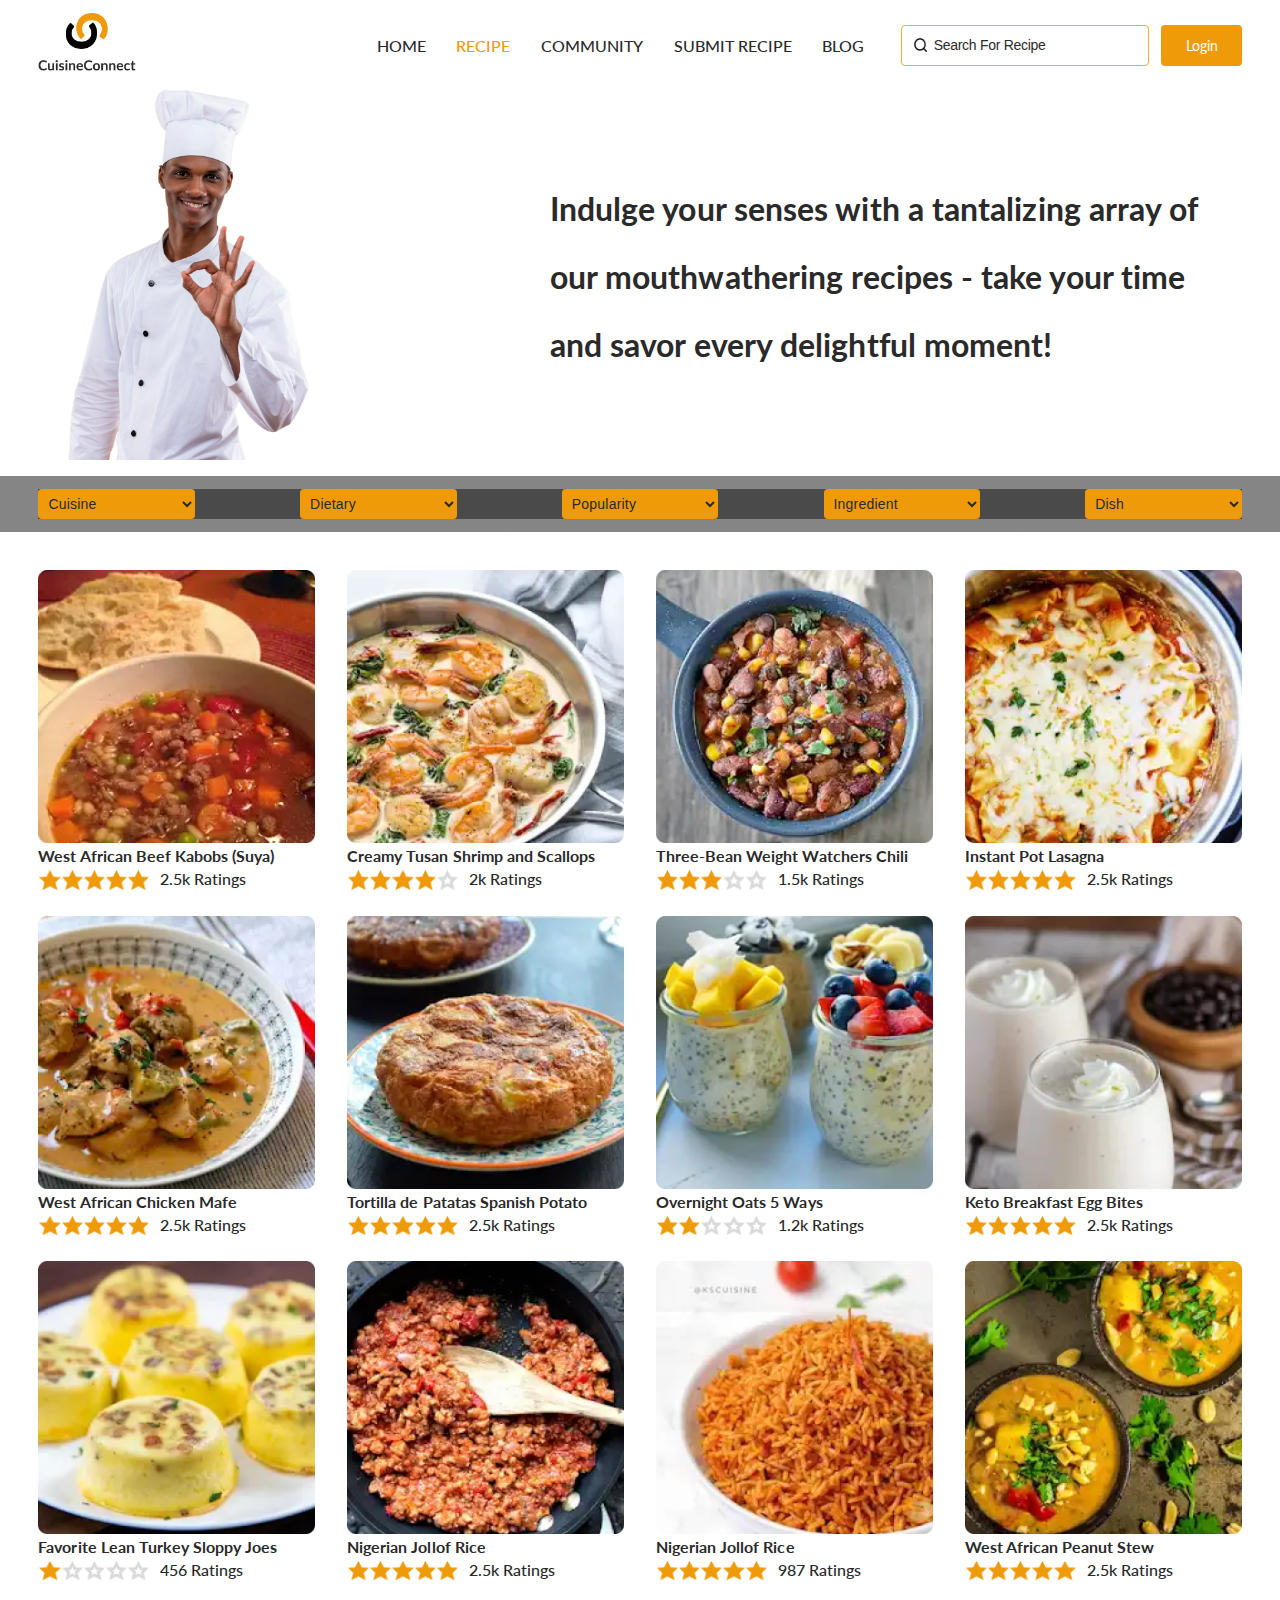
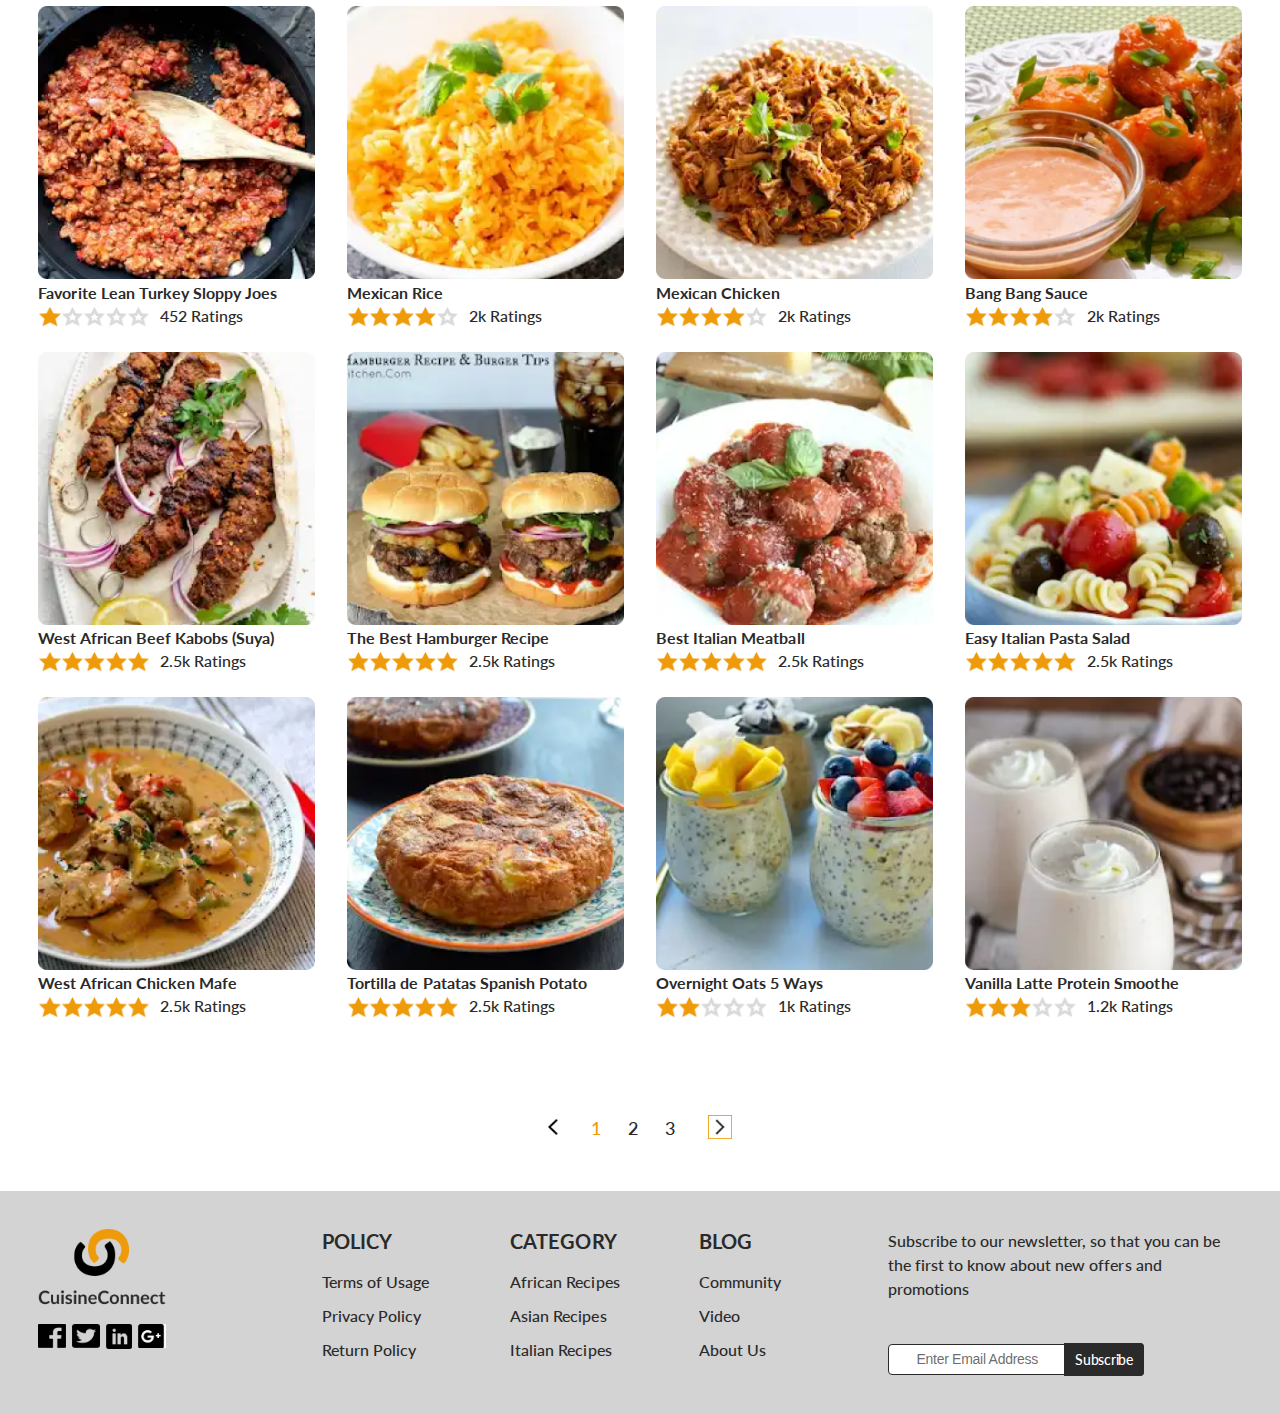
<file: recipe.html>
<!DOCTYPE html>
<html lang="en">
<head>
    <meta charset="UTF-8">
    <meta name="viewport" content="width=device-width, initial-scale=1.0">
    <title>Our Recipes</title>

    <link rel="stylesheet" href="header-footer.css">
    <link rel="stylesheet" href="recipe-styles.css">
</head>
<body>
    <header>
        <div class="header-logo">
            <a href="index.html">
                <img src="./img/pics/Logo.png" alt="cuisine-connect-logo">
            </a>
        </div>

        <nav>
            <div class="header-menus">
                <a href="index.html">Home</a>
                <a href="recipe.html" class="active">Recipe</a>
                <a href="community.html">Community</a>
                <a href="recipe-form.html">Submit Recipe</a>
                <a href="">Blog</a>
            </div>

            <div class="nav-icons">
                <img src="./img/icons/hamburger-icon.png" alt="Hamburger-icon" class="hamburger-icon">
                <img src="./img/icons/close-icon.png" alt="close-icon" class="close-icon hide">
            </div>
        </nav>

        <div class="search-input">
            <img src="./img/icons/Search-icon.png" alt="search-icon">
            <input type="search" name="search" id="search" placeholder="Search For Recipe">
        </div>

        <a href="login.html" class="header-btn">Login</a>
    </header>

    <div class="empty">

    </div>

    <div class="header-footer-click">
        <div class="hamburger-menu">
            <a href="index.html">Home</a>
            <a href="recipe.html">Recipe</a>
            <a href="community.html">Community</a>
            <a href="recipe-form.html">Submit Recipe</a>
            <a href="https://app.slack.com/client/T05G98EDFPV/D05HEEZL6UE">Blog</a>
        </div>

        <div class="footer-hamburger-click">
            <div class="footer-hamburger-link">
                <a href="">
                    Policy
                    <img src="./img/icons/forward-arrow.png" alt="forward arrow">
                </a>
            </div>
            <div class="footer-hamburger-link">
                <a href="">
                    Category
                    <img src="./img/icons/forward-arrow.png" alt="forward arrow">
                </a>
            </div>
            <div class="footer-hamburger-link">
                <a href="">
                    Blog
                    <img src="./img/icons/forward-arrow.png" alt="forward arrow">
                </a>
            </div>
    
            <div class="subscribe">
                <p>
                    Subscribe to our newsletter, so that you can be the first to know about new offers and promotions
                </p>
        
                <input type="email" name="" id="" placeholder="Enter Email Address">
                <a href="">Subscribe</a>
            </div>
            <div class="socials">
                <a href="https://facebook.com/thejustproject">
                    <img src="./img/icons/facebook.png" alt="facebook icon">
                </a>
                <a href="https://twitter.com/thejustprojects">
                    <img src="./img/icons/Twitter.png" alt="twitter icon">
                </a>
                <a href="https://linkedin.com/company/thejustproject">
                    <img src="./img/icons/Linkedin.png" alt="linkedin icon">
                </a>
                <a href="https://thejustprojects.com/">
                    <img src="./img/icons/Google.png" alt="google icon">
                </a>
            </div>
    
            <div class="footer-logo">
                <a href="index.html">
                    <img src="./img/pics/Logo.png" alt="">
                </a>
            </div>
        </div>
    </div>

    <main class="main-toggle">
        <section class="recipe-hero-section">
            <div class="recipe-hero">
                <div class="recipe-hero-img">
                    <img src="./Images/Hero image.png" alt="">
                </div>
                <div class="recipe-hero-txt">
                    <h1>
                        Indulge your senses with a tantalizing array of our mouthwathering recipes - take your time and savor every delightful moment!
                    </h1>
                </div>
            </div>
        </section>

        <section class="recipe-meal-select-section">
            <div class="recipe-meal-select">
                <select name="meal" id="meal">
                    <option value="meal">Cuisine</option>
                    <option value="meal">Nigerian Cuisine</option>
                    <option value="meal">African Cuisine</option>
                    <option value="meal">French Cuisine</option>
                    <option value="meal">Chinese Cuisine</option>
                    <option value="meal">Japanese Cuisine</option>
                    <option value="meal">Indian Cuisine</option>
                </select>
                <select name="meal" id="meal">
                    <option value="meal">Dietary</option>
                    <option value="meal">Vegetarian</option>
                    <option value="meal">Vegan</option>
                    <option value="meal">Fish and shellfish allergies</option>
                </select>
                <select name="meal" id="meal">
                    <option value="meal">Popularity</option>
                    <option value="meal">Local</option>
                    <option value="meal">International</option>
                </select>
                <select name="meal" id="meal">
                    <option value="meal">Ingredient</option>
                    <option value="meal">Local</option>
                    <option value="meal">International</option>
                </select>
                <select name="meal" id="meal">
                    <option value="meal">Dish</option>
                    <option value="meal">Soup</option>
                    <option value="meal">Rice</option>
                    <option value="meal">Fries</option>
                    <option value="meal">Pizza</option>
                </select>
            </div>
        </section>

        <section class="recipe-meal-section">
            <div class="recipe-meal">
                <div class="recipe-meal-info">
                    <img src="./frame-images/Frame 1.png" alt="">
                    <h5>
                        West African Beef Kabobs (Suya)
                    </h5>
                    <div class="ratings">
                        <img src="./img/icons/Star 1.png" alt="">
                        <img src="./img/icons/Star 1.png" alt="">
                        <img src="./img/icons/Star 1.png" alt="">
                        <img src="./img/icons/Star 1.png" alt="">
                        <img src="./img/icons/Star 1.png" alt="">
                        <p>2.5k Ratings</p>
                    </div>
                </div>

                <div class="recipe-meal-info">
                    <img src="./frame-images/Frame 1a.png" alt="">
                    <h5>
                        Creamy Tusan Shrimp and Scallops
                    </h5>
                    <div class="ratings">
                        <img src="./img/icons/Star 1.png" alt="">
                        <img src="./img/icons/Star 1.png" alt="">
                        <img src="./img/icons/Star 1.png" alt="">
                        <img src="./img/icons/Star 1.png" alt="">
                        <img src="./img/icons/Star 5.png" alt="">
                        <p>2k Ratings</p>
                    </div>
                </div>

                <div class="recipe-meal-info">
                    <img src="./frame-images/Frame 1b.png" alt="">
                    <h5>
                        Three-Bean Weight Watchers Chili
                    </h5>
                    <div class="ratings">
                        <img src="./img/icons/Star 1.png" alt="">
                        <img src="./img/icons/Star 1.png" alt="">
                        <img src="./img/icons/Star 1.png" alt="">
                        <img src="./img/icons/Star 5.png" alt="">
                        <img src="./img/icons/Star 5.png" alt="">
                        <p>1.5k Ratings</p>
                    </div>
                </div>

                <div class="recipe-meal-info last">
                    <img src="./frame-images/Frame 1c.png" alt="">
                    <h5>
                        Instant Pot Lasagna
                    </h5>
                    <div class="ratings">
                        <img src="./img/icons/Star 1.png" alt="">
                        <img src="./img/icons/Star 1.png" alt="">
                        <img src="./img/icons/Star 1.png" alt="">
                        <img src="./img/icons/Star 1.png" alt="">
                        <img src="./img/icons/Star 1.png" alt="">
                        <p>2.5k Ratings</p>
                    </div>
                </div>
            </div>


            <div class="recipe-meal">
                <div class="recipe-meal-info">
                    <img src="./frame-images/Frame 2.png" alt="">
                    <h5>
                        West African Chicken Mafe
                    </h5>
                    <div class="ratings">
                        <img src="./img/icons/Star 1.png" alt="">
                        <img src="./img/icons/Star 1.png" alt="">
                        <img src="./img/icons/Star 1.png" alt="">
                        <img src="./img/icons/Star 1.png" alt="">
                        <img src="./img/icons/Star 1.png" alt="">
                        <p>2.5k Ratings</p>
                    </div>
                </div>

                <div class="recipe-meal-info">
                    <img src="./frame-images/Frame 2a.png" alt="">
                    <h5>
                        Tortilla de Patatas Spanish Potato
                    </h5>
                    <div class="ratings">
                        <img src="./img/icons/Star 1.png" alt="">
                        <img src="./img/icons/Star 1.png" alt="">
                        <img src="./img/icons/Star 1.png" alt="">
                        <img src="./img/icons/Star 1.png" alt="">
                        <img src="./img/icons/Star 1.png" alt="">
                        <p>2.5k Ratings</p>
                    </div>
                </div>

                <div class="recipe-meal-info">
                    <img src="./frame-images/Frame 2b.png" alt="">
                    <h5>
                        Overnight Oats 5 Ways
                    </h5>
                    <div class="ratings">
                        <img src="./img/icons/Star 1.png" alt="">
                        <img src="./img/icons/Star 1.png" alt="">
                        <img src="./img/icons/Star 5.png" alt="">
                        <img src="./img/icons/Star 5.png" alt="">
                        <img src="./img/icons/Star 5.png" alt="">
                        <p>1.2k Ratings</p>
                    </div>
                </div>

                <div class="recipe-meal-info">
                    <img src="./frame-images/Frame 2c.png" alt="">
                    <h5>
                        Keto Breakfast Egg Bites
                    </h5>
                    <div class="ratings">
                        <img src="./img/icons/Star 1.png" alt="">
                        <img src="./img/icons/Star 1.png" alt="">
                        <img src="./img/icons/Star 1.png" alt="">
                        <img src="./img/icons/Star 1.png" alt="">
                        <img src="./img/icons/Star 1.png" alt="">
                        <p>2.5k Ratings</p>
                    </div>
                </div>
            </div>


            <div class="recipe-meal">
                <div class="recipe-meal-info">
                    <img src="./frame-images/Frame 3.png" alt="">
                    <h5>
                        Favorite Lean Turkey Sloppy Joes
                    </h5>
                    <div class="ratings">
                        <img src="./img/icons/Star 1.png" alt="">
                        <img src="./img/icons/Star 5.png" alt="">
                        <img src="./img/icons/Star 5.png" alt="">
                        <img src="./img/icons/Star 5.png" alt="">
                        <img src="./img/icons/Star 5.png" alt="">
                        <p>456 Ratings</p>
                    </div>
                </div>

                <div class="recipe-meal-info">
                    <img src="./frame-images/Frame 3a.png" alt="">
                    <h5>
                        Nigerian Jollof Rice
                    </h5>
                    <div class="ratings">
                        <img src="./img/icons/Star 1.png" alt="">
                        <img src="./img/icons/Star 1.png" alt="">
                        <img src="./img/icons/Star 1.png" alt="">
                        <img src="./img/icons/Star 1.png" alt="">
                        <img src="./img/icons/Star 1.png" alt="">
                        <p>2.5k Ratings</p>
                    </div>
                </div>

                <div class="recipe-meal-info">
                    <img src="./frame-images/Frame 3b.png" alt="">
                    <h5>
                        Nigerian Jollof Rice
                    </h5>
                    <div class="ratings">
                        <img src="./img/icons/Star 1.png" alt="">
                        <img src="./img/icons/Star 1.png" alt="">
                        <img src="./img/icons/Star 1.png" alt="">
                        <img src="./img/icons/Star 1.png" alt="">
                        <img src="./img/icons/Star 1.png" alt="">
                        <p>987 Ratings</p>
                    </div>
                </div>

                <div class="recipe-meal-info">
                    <img src="./frame-images/Frame 3c.png" alt="">
                    <h5>
                        West African Peanut Stew
                    </h5>
                    <div class="ratings">
                        <img src="./img/icons/Star 1.png" alt="">
                        <img src="./img/icons/Star 1.png" alt="">
                        <img src="./img/icons/Star 1.png" alt="">
                        <img src="./img/icons/Star 1.png" alt="">
                        <img src="./img/icons/Star 1.png" alt="">
                        <p>2.5k Ratings</p>
                    </div>
                </div>
            </div>


            <div class="recipe-meal">
                <div class="recipe-meal-info">
                    <img src="./frame-images/Frame 4.png" alt="">
                    <h5>
                        Favorite Lean Turkey Sloppy Joes
                    </h5>
                    <div class="ratings">
                        <img src="./img/icons/Star 1.png" alt="">
                        <img src="./img/icons/Star 5.png" alt="">
                        <img src="./img/icons/Star 5.png" alt="">
                        <img src="./img/icons/Star 5.png" alt="">
                        <img src="./img/icons/Star 5.png" alt="">
                        <p>452 Ratings</p>
                    </div>
                </div>

                <div class="recipe-meal-info">
                    <img src="./frame-images/Frame 4a.png" alt="">
                    <h5>
                        Mexican Rice
                    </h5>
                    <div class="ratings">
                        <img src="./img/icons/Star 1.png" alt="">
                        <img src="./img/icons/Star 1.png" alt="">
                        <img src="./img/icons/Star 1.png" alt="">
                        <img src="./img/icons/Star 1.png" alt="">
                        <img src="./img/icons/Star 5.png" alt="">
                        <p>2k Ratings</p>
                    </div>
                </div>

                <div class="recipe-meal-info">
                    <img src="./frame-images/Frame 4b.png" alt="">
                    <h5>
                        Mexican Chicken
                    </h5>
                    <div class="ratings">
                        <img src="./img/icons/Star 1.png" alt="">
                        <img src="./img/icons/Star 1.png" alt="">
                        <img src="./img/icons/Star 1.png" alt="">
                        <img src="./img/icons/Star 1.png" alt="">
                        <img src="./img/icons/Star 5.png" alt="">
                        <p>2k Ratings</p>
                    </div>
                </div>

                <div class="recipe-meal-info">
                    <img src="./frame-images/Frame 4c.png" alt="">
                    <h5>
                        Bang Bang Sauce
                    </h5>
                    <div class="ratings">
                        <img src="./img/icons/Star 1.png" alt="">
                        <img src="./img/icons/Star 1.png" alt="">
                        <img src="./img/icons/Star 1.png" alt="">
                        <img src="./img/icons/Star 1.png" alt="">
                        <img src="./img/icons/Star 5.png" alt="">
                        <p>2k Ratings</p>
                    </div>
                </div>
            </div>


            <div class="recipe-meal">
                <div class="recipe-meal-info">
                    <img src="./frame-images/Frame 5.png" alt="">
                    <h5>
                        West African Beef Kabobs (Suya)
                    </h5>
                    <div class="ratings">
                        <img src="./img/icons/Star 1.png" alt="">
                        <img src="./img/icons/Star 1.png" alt="">
                        <img src="./img/icons/Star 1.png" alt="">
                        <img src="./img/icons/Star 1.png" alt="">
                        <img src="./img/icons/Star 1.png" alt="">
                        <p>2.5k Ratings</p>
                    </div>
                </div>

                <div class="recipe-meal-info">
                    <img src="./frame-images/Frame 5a.png" alt="">
                    <h5>
                        The Best Hamburger Recipe
                    </h5>
                    <div class="ratings">
                        <img src="./img/icons/Star 1.png" alt="">
                        <img src="./img/icons/Star 1.png" alt="">
                        <img src="./img/icons/Star 1.png" alt="">
                        <img src="./img/icons/Star 1.png" alt="">
                        <img src="./img/icons/Star 1.png" alt="">
                        <p>2.5k Ratings</p>
                    </div>
                </div>

                <div class="recipe-meal-info">
                    <img src="./frame-images/Frame 5b.png" alt="">
                    <h5>
                        Best Italian Meatball
                    </h5>
                    <div class="ratings">
                        <img src="./img/icons/Star 1.png" alt="">
                        <img src="./img/icons/Star 1.png" alt="">
                        <img src="./img/icons/Star 1.png" alt="">
                        <img src="./img/icons/Star 1.png" alt="">
                        <img src="./img/icons/Star 1.png" alt="">
                        <p>2.5k Ratings</p>
                    </div>
                </div>

                <div class="recipe-meal-info">
                    <img src="./frame-images/Frame 5c.png" alt="">
                    <h5>
                        Easy Italian Pasta Salad
                    </h5>
                    <div class="ratings">
                        <img src="./img/icons/Star 1.png" alt="">
                        <img src="./img/icons/Star 1.png" alt="">
                        <img src="./img/icons/Star 1.png" alt="">
                        <img src="./img/icons/Star 1.png" alt="">
                        <img src="./img/icons/Star 1.png" alt="">
                        <p>2.5k Ratings</p>
                    </div>
                </div>
            </div>


            <div class="recipe-meal">
                <div class="recipe-meal-info">
                    <img src="./frame-images/Frame 6.png" alt="">
                    <h5>
                        West African Chicken Mafe
                    </h5>
                    <div class="ratings">
                        <img src="./img/icons/Star 1.png" alt="">
                        <img src="./img/icons/Star 1.png" alt="">
                        <img src="./img/icons/Star 1.png" alt="">
                        <img src="./img/icons/Star 1.png" alt="">
                        <img src="./img/icons/Star 1.png" alt="">
                        <p>2.5k Ratings</p>
                    </div>
                </div>

                <div class="recipe-meal-info">
                    <img src="./frame-images/Frame 6a.png" alt="">
                    <h5>
                        Tortilla de Patatas Spanish Potato
                    </h5>
                    <div class="ratings">
                        <img src="./img/icons/Star 1.png" alt="">
                        <img src="./img/icons/Star 1.png" alt="">
                        <img src="./img/icons/Star 1.png" alt="">
                        <img src="./img/icons/Star 1.png" alt="">
                        <img src="./img/icons/Star 1.png" alt="">
                        <p>2.5k Ratings</p>
                    </div>
                </div>

                <div class="recipe-meal-info">
                    <img src="./frame-images/Frame 6b.png" alt="">
                    <h5>
                        Overnight Oats 5 Ways
                    </h5>
                    <div class="ratings">
                        <img src="./img/icons/Star 1.png" alt="">
                        <img src="./img/icons/Star 1.png" alt="">
                        <img src="./img/icons/Star 5.png" alt="">
                        <img src="./img/icons/Star 5.png" alt="">
                        <img src="./img/icons/Star 5.png" alt="">
                        <p>1k Ratings</p>
                    </div>
                </div>

                <div class="recipe-meal-info">
                    <img src="./frame-images/Frame 6c.png" alt="">
                    <h5>
                        Vanilla Latte Protein Smoothe
                    </h5>
                    <div class="ratings">
                        <img src="./img/icons/Star 1.png" alt="">
                        <img src="./img/icons/Star 1.png" alt="">
                        <img src="./img/icons/Star 1.png" alt="">
                        <img src="./img/icons/Star 5.png" alt="">
                        <img src="./img/icons/Star 5.png" alt="">
                        <p>1.2k Ratings</p>
                    </div>
                </div>
            </div>
            

            <div class="pages-nav">
                <div class="link-page">
                    <a href="">
                        <img src="./img/icons/backward-arrow.png" alt="">
                    </a>
                </div>
                <div class="page-num">
                    <a href="" class="active-page">1</a>
                    <a href="">2</a>
                    <a href="">3</a>
                </div>
                <div class="link-page next">
                    <a href="">
                        <img src="./img/icons/forward-arrow-frame.png" alt="">
                    </a>
                </div>
            </div>
        </section>
    </main>

        <footer>
        <div class="logo-socials">
            <div class="footer-logo">
                <a href="index.html">
                    <img src="./img/pics/Logo.png" alt="">
                </a>
            </div>
            <div class="socials">
                <a href="https://facebook.com/thejustproject">
                    <img src="./img/icons/facebook.png" alt="facebook logo">
                </a>
                <a href="https://twitter.com/thejustprojects">
                    <img src="./img/icons/Twitter.png" alt="twitter logo">
                </a>
                <a href="https://linkedin.com/company/thejustproject">
                    <img src="./img/icons/Linkedin.png" alt="linkedin logo">
                </a>
                <a href="https://thejustprojects.com/">
                    <img src="./img/icons/Google.png" alt="google logo">
                </a>
            </div>
        </div>

        <div class="footer-nav">
            <div class="footer-links">
                <h3>Policy</h3>
                <div class="footer-menus">
                    <a href="">Terms of Usage</a>
                    <a href="">Privacy Policy</a>
                    <a href="">Return Policy</a>
                </div>
            </div>

            <div class="footer-links">
                <h3>Category</h3>
                <div class="footer-menus">
                    <a href="">African Recipes</a>
                    <a href="">Asian Recipes</a>
                    <a href="">Italian Recipes</a>
                </div>
            </div>

            <div class="footer-links">
                <h3>Blog</h3>
                <div class="footer-menus">
                    <a href="community.html">Community</a>
                    <a href="">Video</a>
                    <a href="">About Us</a>
                </div>
            </div>
        </div>

        <div class="subscribe">
            <p>
                Subscribe to our newsletter, so that you can be the first to know about new offers and promotions
            </p>

                <input type="email" name="" id="" placeholder="Enter Email Address">
            <a href="">Subscribe</a>
        </div>
    </footer>

    <script src="cuisine-connect.js"></script>
</body>
</html>
</file>
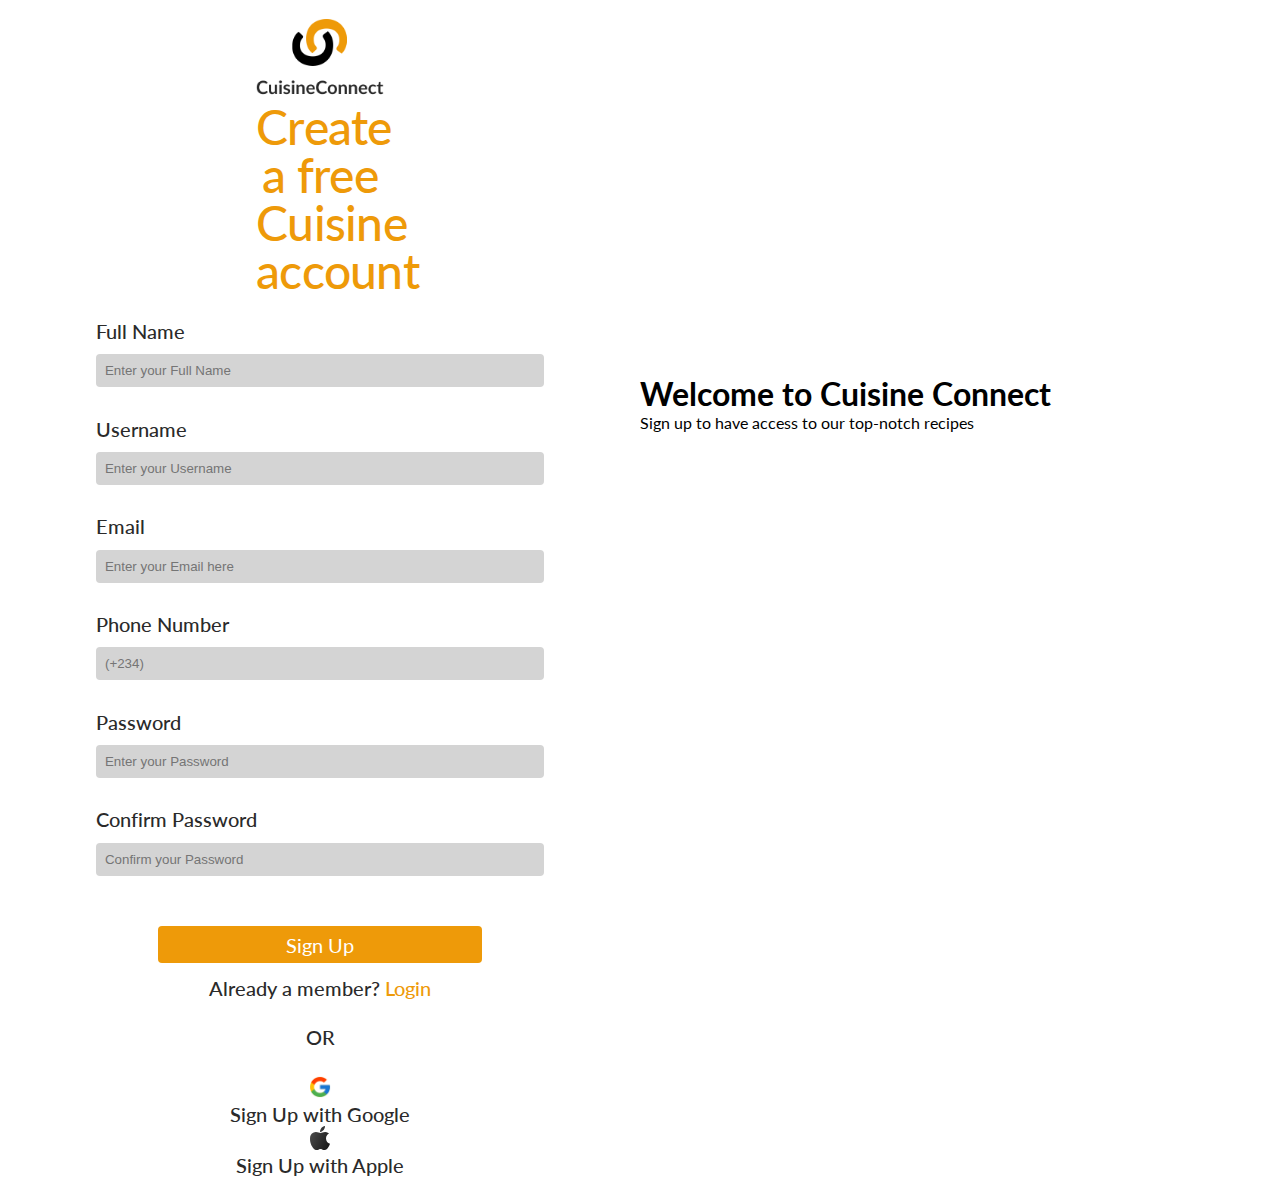
<file: sign-up - Copy.html>
<!DOCTYPE html>
<html lang="en">
<head>
    <meta charset="UTF-8">
    <meta name="viewport" content="width=device-width, initial-scale=1.0">
    <title>Create a Cuisine Connect account</title>

    <link rel="stylesheet" href="sign-up.css">
</head>
<body>
    <Main>
        <Section class="left-section">
            <div class="logo-hero">
                <img src="./img/pics/Logo.png" alt="">
                <h1>Create a free Cuisine account</h1>
            </div>

            <form action="#" method="get">
                <label for="name">Full Name</label>
                <input type="text" placeholder="Enter your Full Name">

                <label for="username">Username</label>
                <input type="text" placeholder="Enter your Username">

                <label for="email">Email</label>
                <input type="email" placeholder="Enter your Email here">

                <label for="phone">Phone Number</label>
                <input type="text" placeholder="(+234)">

                <label for="password">Password</label>
                <!-- <div class="place"> -->
                    <input type="password" placeholder="Enter your Password">
                <!-- <img src="./img/icons/view.png" alt="">
                </div> -->

                <label for="password">Confirm Password</label>
                <!-- <div class="place"> -->
                    <input type="password" placeholder="Confirm your Password">

                <!-- <div class="sign-in">
                    <input type="checkbox">
                <label for="sign-in">Keep me signed in</label>
                </div> -->
            </form>

            <div class="sign-up">
                <a href="index.html" class="sign-up-btn">Sign Up</a>
                <p>Already a member? <a href="login.html">Login</a></p>

                <p class="or">OR</p>

                <div class="sign-up-alt">
                    <a>
                        <img src="./img/icons/Google-logo.png" alt="">
                        <p>Sign Up with Google</p>
                    </a>

                    <a class="apple-container">
                        <img src="./img/icons/_apple_brand_brands_ios_logo_icon.svg" alt="">
                        <p>Sign Up with Apple</p>
                    </a>
                </div>
            </div>
        </Section>

        <Section class="right-section">
            <div class="nav-link">
                <a href="index.html">Home</a>
                <a href="about-us.html">About Us</a>
                <a href="contact.html">Contact Us</a>
            </div>
            
            <div class="text-container">
                <h1>Welcome to Cuisine Connect</h1>

            <p>
                Sign up to have access to our top-notch recipes
            </p>
            </div>
        </Section>
    </Main>
</body>
</html>
</file>
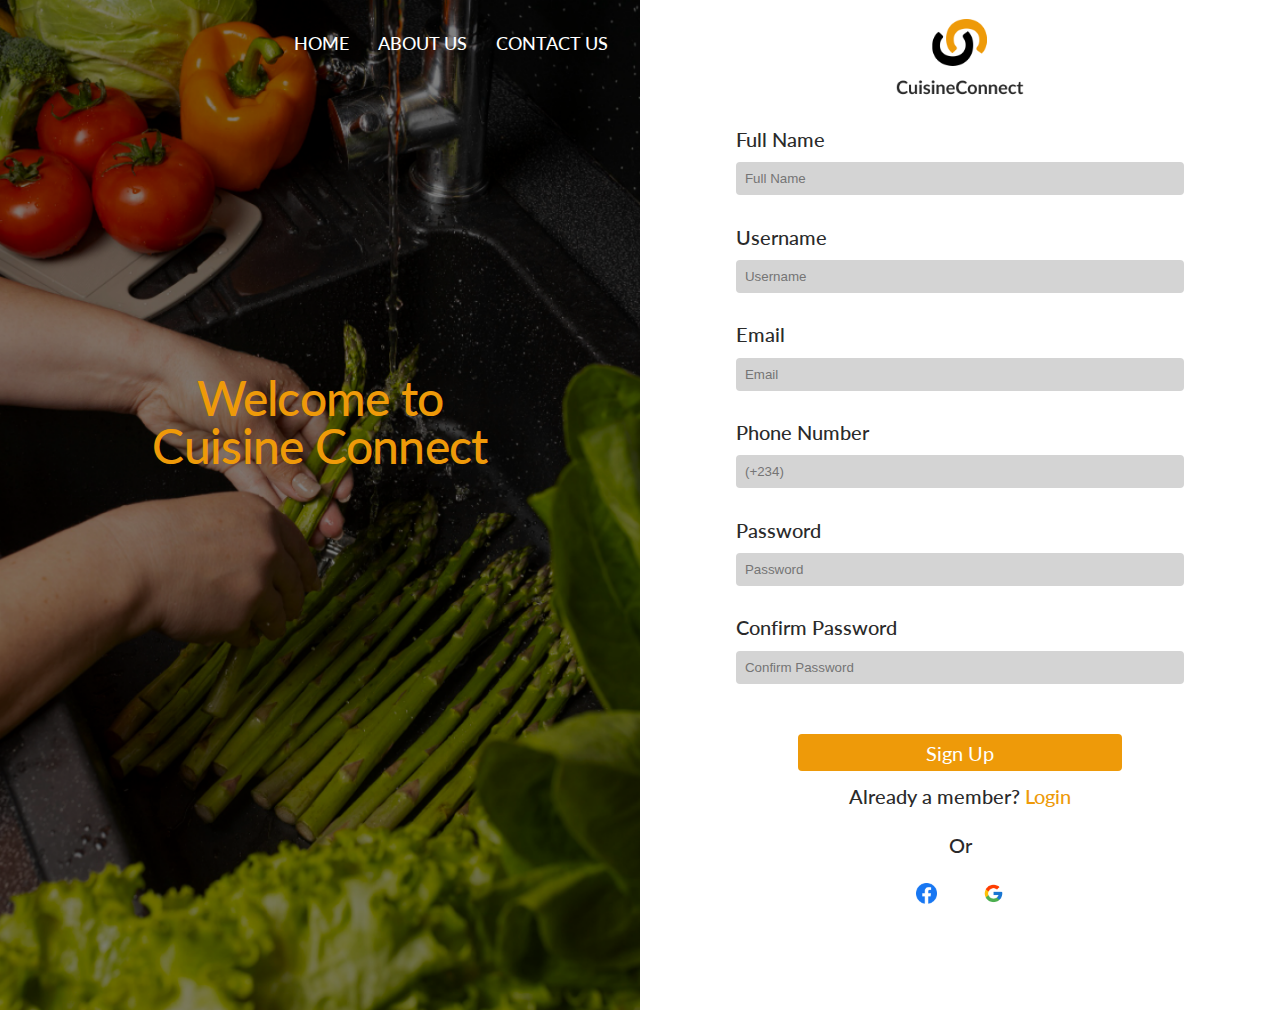
<file: sign-up.html>
<!DOCTYPE html>
<html lang="en">
<head>
    <meta charset="UTF-8">
    <meta name="viewport" content="width=device-width, initial-scale=1.0">
    <title>Sign Up - Create a Cuisine Connect Account</title>

    <link rel="stylesheet" href="sign-up.css">
</head>
<body>
    <Main>
        <Section class="left-section">
            <div class="bg-img">
                <img src="./img/pics/close-up-food-lover-taking-pictures-meal 2.png" alt="">
            </div>

            <div class="nav-link">
                <a href="index.html">Home</a>
                <a href="about-us.html">About Us</a>
                <a href="contact.html">Contact Us</a>
            </div>
            
            <div class="text-container">
                <h1>Welcome to <br>Cuisine Connect</h1>
            </div>

            <div class="nav-icons">
                <img src="./img/icons/hamburger-icon-2.png" alt="Hamburger-icon" class="hamburger-icon">
                <img src="./img/icons/close-icon-2.png" alt="close-icon" class="close-icon hide">
            </div>

            <div class="hamburger-nav-link">
                <a href="index.html">Home</a>
                <a href="about-us.html">About Us</a>
                <a href="contact.html">Contact Us</a>
            </div>
        </Section>

        <Section class="right-section">
            <div class="logo-hero">
                <a href="">
                    <img src="./img/pics/Logo.png" alt="cuisine-connect-logo">
                </a>
            </div>

            <form action="#" method="get">
                <label for="name">Full Name</label>
                <input type="text" placeholder="Full Name">

                <label for="username">Username</label>
                <input type="text" placeholder="Username">

                <label for="email">Email</label>
                <input type="email" placeholder="Email">

                <label for="phone">Phone Number</label>
                <input type="text" placeholder="(+234)">

                <label for="password">Password</label>
                    <input type="password" placeholder="Password">
                <label for="password">Confirm Password</label>
                    <input type="password" placeholder="Confirm Password">
            </form>

            <div class="sign-up">
                <a href="index.html" class="sign-up-btn">Sign Up</a>
                <p>Already a member? <a href="login.html">Login</a></p>

                <p class="or">Or</p>

                <div class="sign-up-alt">
                    <a href="https://facebook.com/thejustproject">
                        <img src="./img/icons/logos_facebook.png" alt="facebook-logo">
                    </a>

                    <a href="https://thejustprojects.com">
                        <img src="./img/icons/flat-color-icons_google.png" alt="google-logo">
                    </a>
                </div>
            </div>
        </Section>
    </Main>

    <script src="login-signup.js"></script>
</body>
</html>
</file>
<file: styles.css>
@import url('https://fonts.googleapis.com/css2?family=Lato:wght@300;400;700;900&display=swap');

* {
    margin: 0;
    padding: 0;
    box-sizing: border-box;
}

body {
    font-family: 'Lato', sans-serif;
    font-style: normal;
    max-width: 1920px;
}

img {
    width: 100%;
}

a {
    text-decoration: none;
}

.homepage-hero {
    display: flex;
    align-items: center;
    justify-content: space-between;
    margin: 1% 3%;
}

.homepage-hero-img {
    width: 40%;
}

.homepage-hero-txt {
    /* width: 30%; */
}

.homepage-hero-txt h1 {
    font-size: 32px;
    font-weight: 700;
    line-height: 48px;
    letter-spacing: 0.0025em;
    color: rgba(42, 42, 42, 1);
    }

.red-circle {
    width: 220px;
    height: 220px;
    border-radius: 110px;
    position: absolute;
    top: 160px;
    left: 0;
    background: rgba(249, 221, 173, 0.4);
    z-index: -1;
}

.home-recipe {
    padding: 1% 3%;
}

.line {
    display: flex;
    align-items: center;
    justify-content: space-between;
}

.line h3 {
    width: 20%;
}

.line a {
    font-size: 16px;
    font-weight: 700;
    letter-spacing: 0.0015em;
    color: rgba(238, 154, 9, 1);
}

h3 {
    font-size: 24px;
    font-weight: 700;
    line-height: 32px;
    letter-spacing: 0.0025em;
    color: rgba(42, 42, 42, 1);
}

.home-recipe-meal-info {
    display: flex;
    align-items: center;
    justify-content: space-between;
    margin: 1% 0 3% 0;
}

.recipe-info {
    display: flex;
    flex-direction: column;
    justify-content: center;
    width: 32%;
}

.recipe-info h5 {
    font-size: 16px;
    font-weight: 700;
    line-height: 8px;
    letter-spacing: 0.0015em;
    color: rgba(42, 42, 42, 1);
    margin: 4% 0;
}

.ratings {
    display: flex;
    align-items: center;
}

.ratings img {
    width: 6%;
}

.ratings p {
    font-size: 16px;
    font-weight: 500;
    letter-spacing: 0.0015em;
    text-align: center;
    color: rgba(42, 42, 42, 1);
    margin-left: 4%;
}

article {
    padding: 1% 3%;
}

.users-testimonial {
    display: flex;
    align-items: center;
    justify-content: space-between;
    margin-top: 1%;
}

.users-testimonial-profile {
    width: 30%;
}

.users-testimonial-info {
    display: flex;
    align-items: center;
    gap: 2%;
    margin-bottom: 5%;
}

.users-testimonial-profile-img {
    width: 60px;
    height: 60px;
    border-radius: 30px;
    object-fit: cover;
}

.users-testimonial-profile-info h5 {
    font-size: 16px;
    font-weight: 700;
    line-height: 10px;
    letter-spacing: 0.0015em;
    color: rgba(42, 42, 42, 1);
    margin: 10% 0;
}

.users-testimonial-profile-info p {
    font-size: 16px;
    font-weight: 500;
    letter-spacing: 0.0015em;
    color: rgba(42, 42, 42, 1);
}

.users-testimonial-profile-txt p {
    font-size: 18px;
    font-weight: 500;
    line-height: 28px;
    letter-spacing: 0.0015em;
    color: rgba(42, 42, 42, 1);
}

.home-mobile-app-download {
    display: flex;
    justify-content: center;
    align-items: center;
    gap: 18%;
    padding: 1% 3%;
}

.app-download-txt h1 {
    font-size: 32px;
    font-weight: 700;
    line-height: 48px;
    letter-spacing: 0.0025em;
    color: rgba(42, 42, 42, 1);
    width: 60%;
}

.app-download-txt p {
    font-size: 16px;
    font-weight: 500;
    line-height: 24px;
    letter-spacing: 0.0015em;
    color: rgba(42, 42, 42, 1);
    width: 40%;
    margin-bottom: 2%;
}

.app {
    display: flex;
    align-items: center;
    gap: 8%;
    width: 28%;
}

.phone-img {
    width: 20%;
}

@media screen and (max-width: 600px) {
    .homepage-hero-img {
        width: 40%;
    }

    .homepage-hero-txt {
        /* width: 30%; */
    }

    .homepage-hero-txt h1 {
        font-size: 16px;
        font-weight: 700;
        line-height: 28px;
        letter-spacing: 0.15%;
    }
    
    .red-circle {
        width: 80px;
        height: 80px;
        top: 80px;
        left: 0;
    }
    
    .line h3 {
        width: 40%;
    }
    
    .line a {
        font-size: 12px;
    }
    
    h3 {
        font-size: 16px;
        line-height: 20px;
    }

    .recipe-info h5 {
        font-size: 8px;
        line-height: 10px;
    }

    .ratings p {
        font-size: 7px;
    }

    .users-testimonial-profile {
        width: 32%;
    }

    .users-testimonial-profile-img {
        width: 30px;
        height: 30px;
    }
    
    .users-testimonial-profile-info h5 {
        font-size: 12px;
    }

    .users-testimonial-profile-info p {
        font-size: 10px;
        font-weight: 500;
        letter-spacing: 0.0015em;
        color: rgba(42, 42, 42, 1);
    }
    
    .users-testimonial-profile-txt p {
        font-size: 10px;
        font-weight: 500;
        line-height: 12px;
        letter-spacing: 0.0015em;
        color: rgba(42, 42, 42, 1);
    }

    .app-download-txt h1 {
        font-size: 16px;
        font-weight: 700;
        line-height: 24px;
        letter-spacing: 0.15%;
        width: 50%;
    }
    
    .app-download-txt p {
        font-size: 10px;
        font-weight: 500;
        line-height: 12px;
        letter-spacing: 0.0015em;
        color: rgba(42, 42, 42, 1);
        width: 40%;
        margin-bottom: 2%;
    }
    
    .app {
        display: flex;
        align-items: center;
        gap: 8%;
        width: 20%;
    }
    
    .phone-img {
        width: 30%;
    }
}

@media screen and (min-width: 601px) and (max-width: 990px) {
    .homepage-hero-txt h1 {
        font-size: 24px;
        line-height: 36px;
    }

    .red-circle {
        width: 120px;
        height: 120px;
        top: 80px;
        left: 0;
    }

    .line h3 {
        width: 40%;
    }
    
    .line a {
        font-size: 12px;
    }
    
    h3 {
        font-size: 20px;
        line-height: 32px;
    }

    .recipe-info h5 {
        font-size: 12px;
    }

    .ratings p {
        font-size: 10px;
    }

    .users-testimonial-profile-img {
        width: 40px;
        height: 40px;
    }
    
    .users-testimonial-profile-info h5 {
        font-size: 14px;
    }

    .users-testimonial-profile-info p {
        font-size: 12px;
        font-weight: 500;
        letter-spacing: 0.0015em;
        color: rgba(42, 42, 42, 1);
    }
    
    .users-testimonial-profile-txt p {
        font-size: 12px;
        font-weight: 500;
        line-height: 18px;
        letter-spacing: 0.0015em;
        color: rgba(42, 42, 42, 1);
    }

    .app-download-txt h1 {
        font-size: 24px;
        font-weight: 700;
        line-height: 32px;
    }
    
    .app-download-txt p {
        font-size: 12px;
        font-weight: 500;
        line-height: 18px;
        letter-spacing: 0.0015em;
        color: rgba(42, 42, 42, 1);
        width: 40%;
        margin-bottom: 2%;
    }
    
    .app {
        display: flex;
        align-items: center;
        gap: 8%;
        /* width: 20%; */
    }
    
    .phone-img {
        /* width: 30%; */
    }
}
</file>
<file: header-footer.css>
/* Header Starts Here*/
header {
    display: flex;
    align-items: center;
    justify-content: center;
    margin: 1% 3%;
}

.header-logo {
    width: 10%;
    cursor: pointer;
}

nav {
    width: 50%;
    margin: 0 3% 0 20%;
}

nav .header-menus {
    display: flex;
    justify-content: space-between;
    align-items: center;
}

.hamburger-icon, .close-icon {
    display: none;
    cursor: pointer;
}
.hamburger-menu {
    display: none;
}

nav a {
font-size: 16px;
font-weight: 500;
letter-spacing: 0.0015em;
text-align: left;
color: rgba(42, 42, 42, 1);
text-transform: uppercase;
text-decoration: none;
transition: ease 0.3s;
}

nav a:hover {
    color: #EE9A09
}

.active {
    color: #EE9A09;
    transition: 0.3s ease;
}

.active:hover {
    border-top: 1px solid #EE9A09;
    border-bottom: 1px solid #EE9A09;
    padding-bottom: 2%;
    padding-top: 2%;
}

.search-input {
    display: flex;
    justify-content: flex-start;
    align-items: center;
    gap: 2%;
    padding: 1%;
    border: 1px solid #EE9A09CC;
    border-radius: 4px;
    margin-right: 1%;
    width: 25%;
}

.search-input img {
    width: 6%;
    margin-right: 1%;
    cursor: pointer;
}

.search-input input {
    border: none;
    outline: 0;
    width: 70%;
}

.search-input input::placeholder {
    font-size: 14px;
    font-weight: 500;
    letter-spacing: -0.02em;
    color: rgba(42, 42, 42, 1);
}

header .header-btn {
    font-size: 14px;
    padding: 1% 2%;
    border-radius: 4px;
    background: #EE9A09;
    color: #FFFFFF;
    border: none;
    transition: ease 0.3s;
}

.header-btn:hover {
    background: #FFFFFF;
    color: #EE9A09;
    border: 1px solid #EE9A09;
}

.header-footer-click {
    display: none;
}
/* Header Ends Here*/


/*Footer starts Here*/
footer {
    display: flex;
    justify-content: space-between;
    background: #D3D3D3;
    padding: 3%;
}

.logo-socials {
    width: 40%;
}

.footer-logo {
    width: 45%;
    margin-bottom: 4%;
}

.socials {
    width: 45%;
    display: flex;
    gap: 5%;
}

.footer-nav {
    display: flex;
    width: 80%;
}
.footer-links {
    width: 40%;
}

.footer-links h3 {
    font-size: 20px;
    font-weight: 700;
    letter-spacing: 0.0025em;
    text-align: left;
    color: rgba(42, 42, 42, 1);
    margin-bottom: 10%;
    text-transform: uppercase;
}

.footer-links a {
    font-size: 16px;
    font-weight: 500;
    letter-spacing: 0.0015em;
    text-align: left;
    color: rgba(42, 42, 42, 1);
    margin-bottom: 8%;
}

.footer-menus {
    display: flex;
    flex-direction: column;
}

.subscribe {
    width: 50%;
}

.subscribe p {
    font-size: 16px;
    font-weight: 500;
    line-height: 24px;
    letter-spacing: 0.0015em;
    color: rgba(42, 42, 42, 1);
    margin-bottom: 12%;
}

.subscribe input {
    padding: 2.1% 0%;
    border-radius: 4px 0 0 4px;
    border: 1px solid #2A2A2A;
    vertical-align: middle;
}

.subscribe ::placeholder {
    font-size: 14px;
    font-weight: 500;
    letter-spacing: -0.02em;
    text-align: center;
    color: rgba(42, 42, 42, 0.7);
    /* vertical-align: middle; */
}

.subscribe a {
    padding: 2% 3%;
    border-radius: 0 4px 4px 0;
    border: 1px solid #2A2A2A;
    color: #FFFFFF;
    background-color: #2A2A2A;
    font-size: 14px;
    font-weight: 500;
    letter-spacing: -0.02em;
    text-align: center;
    margin-left: -2%;
    vertical-align: middle;
    transition: 0.2s ease;
}

.subscribe a:hover {
    color: #2A2A2A;
    background-color: #FFFFFF;
}

.footer-hamburger-click {
    display: none;
}
/*Footer Ends Here*/


/* Responsive Mobile Starts Here */
@media screen and (max-width: 600px) {
    header {
        margin: 1% 5%;
        justify-content: space-between;
    }
   
    .header-logo {
        width: 15%;
    }

    .nav-icons {
        width: 10%;
    }

    nav {
        display: flex;
        justify-content: flex-end;
    }
    
    .header-menus a, .search-input, .header-btn, footer {
        display: none !important;
    }

    .hamburger-icon {
        display: block;
    }

    /* Hamburger Responsive Clicks Start Here*/
    .header-logo.hide {
        display: none;
    }

    .hamburger-menu.visible {
        display: flex;
        flex-direction: column;
        /* margin-left: 8%; */
    }
    
    .hamburger-menu a {
        font-size: 16px;
        font-weight: 700;
        line-height: 20px;
        letter-spacing: 0em;
        color: rgba(42, 42, 42, 1);
        margin-bottom: 10%;
        border-bottom: 1px solid rgba(42, 42, 42, 0.5);
        padding-bottom: 2%;
        width: 45%;
    }

    .close-icon {
        display: block;
        /* margin-left: 400%; */
        /* margin-top: 25%; */
        width: 5%;
        position: absolute;
        top: 3%;
        right: 7%;
        z-index: 1;
    }

    .empty.hide {
        background: rgba(42, 42, 42, 0.6);
        position: fixed;
        top: 0;
        bottom: 0;
        left: 0;
        right: 0;
    }

    .header-footer-click.hide {
        display: block;
        width: 50%;
        /* height: 300vh; */
        position: absolute;
        top: 3;
        right: 0;
        background-color: #FFFFFF;
        padding: 8% 3%;
    }
    
    .close-icon.hide {
        display: none;
    }

    .hamburger-icon.hide {
        display: none;
    }

    .footer-hamburger-click.hide {
        display: block;
        margin-top: 220%;
        padding: 0;
    }

    .footer-hamburger-link a:hover {
        background-color: rgba(42, 42, 42, 0.2);
        padding: 1%;
    }

    .footer-hamburger-link a {
        display: flex;
        align-items: center;
        justify-content: space-between;
        font-size: 16px;
        font-weight: 700;
        line-height: 20px;
        letter-spacing: 0em;
        color: rgba(42, 42, 42, 1);
        margin-bottom: 10%;
    }

    .footer-hamburger-link img {
        width: 3%;
    }

    .footer-hamburger-click p {
        font-size: 16px;
        font-weight: 500;
        line-height: 24px;
        letter-spacing: 0em;
        text-align: left;
        color: rgba(42, 42, 42, 1);
        margin-bottom: 8%;
    }

    .footer-hamburger-click .subscribe {
        width: 100%;
        margin-bottom: 10%;
    }

    .footer-hamburger-click .subscribe input {
        width: 60%;
        padding: 2.1% 0%;
        border-radius: 4px 0 0 4px;
        border: 1px solid #2A2A2A;
    }
    
    .footer-hamburger-click .subscribe ::placeholder {
        font-size: 12px;
    }
    
    .footer-hamburger-click .subscribe a {
        font-size: 12px;
        padding: 2.5% 3%;
        border-radius: 0 4px 4px 0;
        border: 1px solid #2A2A2A;
        margin-left: -3%;
    }
    
    .footer-hamburger-click .subscribe a:hover {
        color: rgba(42, 42, 42, 1);
    }

    .footer-hamburger-click .socials {
        width: 30%;
        margin-bottom: 5%;
    }

    .footer-hamburger-click .footer-logo {
        width: 30%;
        margin-bottom: 10%;
    }
    /* Hamburger Responsive Clicks End Here*/
}

@media screen and (max-width: 420px) {
    .hamburger-menu a {
        font-size: 14px;
        width: 60%;
    }

    .footer-hamburger-link a {
        font-size: 14px;
    }

    .footer-hamburger-click p {
        font-size: 14px;
    }

    .footer-hamburger-click .subscribe input {
        width: 60%;
        padding: 1.4% 0%;
        border-radius: 4px 0 0 4px;
        border: 1px solid #2A2A2A;
    }

    .footer-hamburger-click .subscribe ::placeholder {
        font-size: 10px;
    }
    
    .footer-hamburger-click .subscribe a {
        font-size: 10px;
        padding: 2.5% 3%;
        border-radius: 0 4px 4px 0;
        border: 1px solid #2A2A2A;
        margin-left: -4%;
    }
}

    /* Tablets Responsiveness Starts Here*/
@media screen and (max-width: 990px) and (min-width: 601px) {
    .header-logo {
        width: 15%;
    }
    
    nav {
        width: 100%;
        margin: 0 3% 0 5%;
    }

    nav .header-menus {
        display: flex;
        justify-content: flex-end;
        gap: 3%;
    }

    nav a {
        font-size: 11px;
        font-weight: 400;
        }

        .search-input {
            width: 42%;
        }

        .search-input input {
            width: 100%;
        }
        
        .search-input input::placeholder {
            font-size: 11px;
            font-weight: 400;
            letter-spacing: -0.02em;
            color: rgba(42, 42, 42, 1);
        }

        .search-input img {
            width: 8%;
        }
        
        header .header-btn {
            font-size: 11px;
            padding: 1.3%;
            border-radius: 4px;
            background: #EE9A09;
            color: #FFFFFF;
            border: none;
            transition: ease 0.3s;
        }

        /*Footer starts Here*/

        .footer-links h3 {
            font-size: 14px;
            /* margin-bottom: 15%; */
        }

        .footer-links a {
            font-size: 11px;
            /* margin-bottom: 11%; */
        }

        .subscribe p {
            font-size: 11px;
            /* line-height: 18px; */
            margin-bottom: 5%;
        }

        .subscribe input {
            padding: 1% 0%;
            width: 60%;
            border-radius: 4px 0 0 4px;
            border: 1px solid #2A2A2A;
            vertical-align: middle;
        }

        .subscribe ::placeholder {
            font-size: 10px;
            font-weight: 500;
            letter-spacing: -0.02em;
            text-align: center;
            color: rgba(42, 42, 42, 0.7);
            /* vertical-align: middle; */
        }

        .subscribe a {
            /* padding: 2.5% 3%; */
            border-radius: 0 4px 4px 0;
            border: 1px solid #2A2A2A;
            color: #FFFFFF;
            background-color: #2A2A2A;
            font-size: 10px;
            font-weight: 500;
            letter-spacing: -0.02em;
            text-align: center;
            margin-left: -3%;
            vertical-align: middle;
            transition: 0.2s ease;
        }

        .subscribe a:hover {
            color: #2A2A2A;
            background-color: #FFFFFF;
        }
        /*Footer Ends Here*/
}
    /* Responsive Mobile Ends Here */
</file>
<file: community-styles.css>
@import url('https://fonts.googleapis.com/css2?family=Lato:wght@300;400;700;900&display=swap');

* {
    margin: 0;
    padding: 0;
    box-sizing: border-box;
}

body {
    font-family: 'Lato', sans-serif;
    font-style: normal;
    max-width: 1920px;
}

img {
    width: 100%;
}

a {
    text-decoration: none;
}

.community-hero {
    display: flex;
    justify-content: space-between;
    align-items: center;
    margin: 1% 5%;
}

.community-hero-img {
    width: 45%;
}

.community-hero-txt {
    width: 50%;
}

.community-hero-txt h1 {
    font-size: 32px;
    font-weight: 700;
    line-height: 68px;
    letter-spacing: 0.0025em;
    color: rgba(42, 42, 42, 1);
}

.community-hero-txt p {
    font-size: 20px;
    font-weight: 500;
    line-height: 40px;
    letter-spacing: 0.0015em;
    color: rgba(42, 42, 42, 1);
}

.community-members-search {
    padding: 1% 5%;
    background: rgba(250, 225, 181, 1);
    box-shadow: 0px 0px 10px 0px rgba(0, 0, 0, 0.5);

}

.community-members-search label {
    font-size: 20px;
    font-weight: 700;
    line-height: 48px;
    letter-spacing: 0.0025em;
    text-align: left;
    color: rgba(238, 154, 9, 1);
    margin-right: 10%;
    vertical-align: middle;
}

.community-members-search select {
    width: 13%;
    height: 30px;
    padding: 0.5%;
    border-radius: 4px;
    background: rgba(238, 154, 9, 1);
    border: none;
    outline: 0;
    margin-right: 8%;
    vertical-align: middle;
    font-size: 16px;
    font-weight: 400;
    line-height: 16px;
    letter-spacing: 0.015em;
    color: rgba(255, 255, 255, 1);

}

.community-members-search input {
    width: 23%;
    height: 30px;
    padding: 0.8%;
    border-radius: 4px;
    background: rgba(238, 154, 9, 1);
    border: none;
    outline: 0;
    vertical-align: middle;
}

.community-members-search ::placeholder {
    font-size: 16px;
    font-weight: 400;
    line-height: 16px;
    letter-spacing: 0.015em;
    color: rgba(255, 255, 255, 1);
}

.community-members {
display: flex;
flex-direction: column;
align-items: center;
justify-content: center;
margin-top: 2%;
}

.community-members-post {
    display: flex;
    align-items: center;
    gap: 2%;
    width: 80%;
}

.community-members-post img {
    width: 60px;
    height: 60px;
    border-radius: 30px;
    object-fit: cover;
}

.community-members-post input {
    width: 80%;
    height: 40px;
    padding: 16px 20px;
    border: 1px solid rgba(238, 154, 9, 1);
}

.community-members-post ::placeholder {
    font-size: 16px;
    font-weight: 500;
    line-height: 28px;
    letter-spacing: 0.0015em;
    color: rgba(211, 211, 211, 1);
}

.community-media {
    display: flex;
    align-items: center;
    width: 40%;
    margin: 0% 27% 3% 0%;
}

.community-media-live-video a, .community-media-photo-video a, .community-media-reaction a {
    display: flex;
    align-items: center;
    gap: 5%;
    font-size: 16px;
    font-weight: 500;
    letter-spacing: 0.0015em;
    text-align: left;
    color: rgba(43, 43, 43, 0.6);
}

.community-media-live-video img, .community-media-photo-video img, .community-media-reaction img {
    width: 15%;
}

.community-users {
    display: flex;
    gap: 2%;
    margin: 0% 5%;
    width: 80%;
}

.community-users-profile-info {
    display: none;
}

.community-users-profile-pic {
    width: 60px;
    border-radius: 30px;
}

.community-users-txt {
    border: 1px solid rgba(238, 154, 9, 1);
    width: 100%;
    height: 180px;
    border-radius: 4px;
    display: flex;
    align-items: center;
    justify-content: center;
    padding: 10% 4%;
}

.community-users-txt p {
    font-weight: 500;
    font-size: 22px;
    Line-height: 34px;
    color: rgba(42, 42, 42, 0.6);
}

.community-icons {
    display: flex;
    align-items: center;
    justify-content: space-between;
    margin: 1% 0 2% 0;
    width: 67%;
}

.community-icons-info a {
    display: flex;
    align-items: center;
    justify-content: center;
    gap: 10%;
}

.community-icons-info p {
    font-size: 16px;
    font-weight: 700;
    line-height: 4px;
    letter-spacing: 0.0015em;
    color: rgba(42, 42, 42, 1);
}

.community-icons-info img {
    width: 30%;
}

.pages-nav {
    display: flex;
    align-items: center;
    justify-content: center;
    gap: 30%;
    margin: 6% 0 3% 0;
}

.pages-nav .link-page {
    width: 5%;
}

.pages-nav .next {
    width: 13%;
}

.pages-nav .page-num {
    display: flex;
    align-items: center;
    justify-content: center;
    gap: 90%;
}

.page-num a {
    font-size: 18px;
    font-weight: 500;
    line-height: 20px;
    letter-spacing: 0em;
    color: rgba(42, 42, 42, 1);
}

.page-num .active-page {
    color: rgba(238, 154, 9, 1);
}

@media screen and (max-width: 600px) {
    .community-hero-txt h1 {
        font-size: 16px;
        font-weight: 700;
        line-height: 28px;
        letter-spacing: 0.15%;
    }

    .community-hero-txt p {
        font-size: 12px;
        font-weight: 500;
        line-height: 14px;
        letter-spacing: 0em;
        margin-top: 2%;
    }

    .community-members-search {
        display: flex;
        justify-content: center;
        align-items: center;
        gap: 3%;
        box-shadow: none;
        padding: 0 5%;
    }

    .community-members-search label {
        font-size: 10px;
        font-weight: 400;
        letter-spacing: 1.5%;
        margin-right: 0;
    }

    .community-members-search select {
        width: 20%;
        padding: 0.1% 0.5%;
        border-radius: 2px;
        margin-right: 0;
        font-size: 10px;
        font-weight: 400;
    }

    .community-members-search input {
        width: 25%;
        padding: 0.5% 1%;
        border-radius: 2px;
    }
    
    .community-members-search ::placeholder {
        font-size: 10px;
        font-weight: 400;
    }

    .community-members-post {
        justify-content: center;
        gap: 4%;
        margin-top: 2%;
        width: 100%;
    }

    .community-members-post img {
        width: 30px;
        height: 30px;
        border-radius: 15px;
        vertical-align: middle;
    }

    .community-members-post input {
        width: 55%;
        height: 30px;
        padding: 3%;
        border: 1px solid rgba(238, 154, 9, 1);
        border-radius: 2px;
        vertical-align: middle;
    }

    .community-members-post ::placeholder {
        font-size: 10px;
        font-weight: 400;
        letter-spacing: 0.0015em;
        text-align: left;
        color: rgba(211, 211, 211, 1)
    }

    .community-media {
        justify-content: center;
        margin: 2% 5% 2% 0;
        width: 65%;
    }

    .community-media-live-video a, .community-media-photo-video a, .community-media-reaction a {
        justify-content: center;
        gap: 6%;
        font-size: 10px;
        font-weight: 400;
        line-height: 16px;
        letter-spacing: 0em;
    }

    .community-media-live-video img, .community-media-photo-video img, .community-media-reaction img {
        width: 15%;
    }

    .community-users {
        flex-direction: column;
        justify-content: start;
        border: 1px solid rgba(211, 211, 211, 1);
        box-shadow: 0px 0px 6px 0px rgba(0, 0, 0, 0.25);
        padding: 2%;
    }

    .community-users-profile {
        display: flex;
        align-items: center;
        gap: 3%;
    }

    .community-users-profile-pic {
        width: 10%;
        border-radius: 35px;
    }

    .community-users-profile-info {
        display: block;
    }

    .community-users-profile-info h5 {
        font-size: 12px;
        font-weight: 400;
        line-height: 16px;
        letter-spacing: 0.015em;
        color: rgba(42, 42, 42, 1);
    }

    .community-users-profile-info p {
        font-size: 10px;
        font-weight: 400;
        line-height: 16px;
        letter-spacing: 0em;
        color: rgba(42, 42, 42, 0.3);
    }
    
    .community-users-txt {
        width: 100%;
        height: 1%;
        border: none;
        padding: 0;
    }
    
    .community-users-txt p {
        font-weight: 400;
        font-size: 12px;
        Line-height: 16px;
        color: rgba(42, 42, 42, 0.7);
    }

    .community-icons {
        width: 83%;
    }

    .community-icons-info p {
        font-size: 10px;
        font-weight: 700;
        line-height: 16px;
        letter-spacing: 0.015em;
        color: rgba(42, 42, 42, 0.7);
    }

    .community-icons-info img {
        width: 20%;
    }

    .pages-nav {
        display: flex;
        align-items: center;
        justify-content: center;
        gap: 20%;
        margin: 6% 0 3% 0;
    }
    
    .pages-nav .link-page {
        width: 4%;
    }
    
    .pages-nav .next {
        width: 10%;
    }
    
    .pages-nav .page-num {
        display: flex;
        align-items: center;
        justify-content: center;
        gap: 90%;
    }
    
    .page-num a {
        font-size: 14px;
        font-weight: 500;
        line-height: 20px;
        letter-spacing: 0em;
        color: rgba(42, 42, 42, 1);
    }
    
    .page-num .active-page {
        color: rgba(238, 154, 9, 1);
    }
    /* Hamburger Responsive Clicks End Here*/
}

@media screen and (max-width: 990px) and (min-width: 601px) {
    .community-hero-txt h1 {
        font-size: 20px;
        font-weight: 700;
        line-height: 28px;
        letter-spacing: 0.15%;
    }

    .community-hero-txt p {
        font-size: 16px;
        font-weight: 500;
        line-height: 24px;
        letter-spacing: 0em;
        margin-top: 2%;
    }

    .community-members-search {
        padding: 0 5%;
    }

    .community-members-search label {
        font-size: 14px;
        margin-right: 3%;
    }

    .community-members-search select {
        width: 20%;
        height: 30px;
        padding: 1% 1%;
        margin-right: 5%;
        font-size: 12px;
    }
    
    .community-members-search input {
        width: 23%;
        height: 30px;
    }
    
    .community-members-search ::placeholder {
        font-size: 12px;
    }
        
    .community-members-post img {
        width: 40px;
        height: 40px;
        border-radius: 20px;
    }
    
    .community-members-post input {
        width: 80%;
        height: 40px;
        padding: 16px 20px;
        border: 1px solid rgba(238, 154, 9, 1);
    }
    
    .community-members-post ::placeholder {
        font-size: 14px;
    }
    
    .community-media {
        width: 70%;
        margin-left: 20%;
    }
    
    .community-media-live-video a, .community-media-photo-video a, .community-media-reaction a {
        font-size: 14px;
    }
    
    .community-media-live-video img, .community-media-photo-video img, .community-media-reaction img {
        width: 10%;
    }
    
    .community-users {
        display: flex;
        gap: 2%;
        margin: 1% 5%;
        width: 80%;
    }
    
    .community-users-profile-info {
        display: none;
    }
    
    .community-users-profile-pic {
        width: 40px;
        border-radius: 30px;
    }
    
    .community-users-txt {
        border: 1px solid rgba(238, 154, 9, 1);
        width: 100%;
        height: 180px;
        border-radius: 4px;
        display: flex;
        align-items: center;
        justify-content: center;
        padding: 8% 4%;
    }
    
    .community-users-txt p {
        font-size: 16px;
    }
    
    .community-icons {
        display: flex;
        align-items: center;
        justify-content: space-between;
        margin-bottom: 2%;
        width: 67%;
    }
    
    .community-icons-info a {
        display: flex;
        align-items: center;
        justify-content: center;
        gap: 10%;
    }
    
    .community-icons-info p {
        font-size: 12px;
        font-weight: 700;
        line-height: 4px;
        letter-spacing: 0.0015em;
        color: rgba(42, 42, 42, 1);
    }
    
    .community-icons-info img {
        width: 20%;
    }
    
    .pages-nav {
        display: flex;
        align-items: center;
        justify-content: center;
        gap: 20%;
        margin: 6% 0 3% 0;
    }
    
    .pages-nav .link-page {
        width: 3%;
    }
    
    .pages-nav .next {
        width: 8%;
    }
    
    .pages-nav .page-num {
        display: flex;
        align-items: center;
        justify-content: center;
        gap: 90%;
    }
    
    .page-num a {
        font-size: 14px;
        font-weight: 500;
        line-height: 20px;
        letter-spacing: 0em;
        color: rgba(42, 42, 42, 1);
    }
    
    .page-num .active-page {
        color: rgba(238, 154, 9, 1);
    }
}
</file>
<file: login.css>
@import url('https://fonts.googleapis.com/css2?family=Lato:wght@300;400;700;900&display=swap');

* {
    margin: 0;
    padding: 0;
    box-sizing: border-box;
}

body {
    font-family: 'Lato', sans-serif;
    font-style: normal;
    max-width: 1920px;
}

img {
    width: 100%;
}

a {
    text-decoration: none;
}

main {
    display: flex;
    align-items: flex-start;
    
}

.left-section {
    width: 50%;
    height: 150vh;
    /* padding: 3%; */
    position: relative;
    /* background-image: url(./img/pics/close-up-food-lover-taking-pictures-meal\ 1.png);
    background-size: cover; */
    /* z-index: -1; */
}

.right-section {
    width: 50%;
    height: 150vh;
    /* padding: 3%; */
    /* position: relative; */
}

.bg-img {
    height: 150vh;
    position: absolute;
    z-index: -1;
}

.nav-link {
    display: flex;
    justify-content: flex-end;
    align-items: center;
    gap: 5%;
    margin: 5%;
}

.nav-link a {
    font-size: 18px;
    font-weight: 500;
    letter-spacing: 0.0015em;
    color: rgba(255, 255, 255, 1);
    text-transform: uppercase;
    text-decoration: none;
    transition: ease 0.3s;
}

.nav-link a:hover {
    border-bottom: 1px solid rgba(238, 154, 9, 1);
    padding-bottom: 1%;
}

.hamburger-icon, .close-icon, .hamburger-nav-link {
    display: none;
}

.text-container {
    margin-top: 50%;
}

.left-section h1 {
    font-size: 48px;
    font-weight: 500;
    letter-spacing: -0.015em;
    color: rgba(238, 154, 9, 1);
    text-align: center;
}


.logo-hero {
    width: 20%;
    margin: 25% auto 2% auto;
}

form {
    padding: 2% 15% 0% 15%;
}

label {
    display: block;
    font-size: 24px;
    font-weight: 500;
    letter-spacing: 0.0015em;
    line-height: 20px;
    color: rgba(42, 42, 42, 1);
    margin-bottom: 3%;
}

input {
    width: 100%;
    padding: 2%;
    border-radius: 4px;
    border: none;
    background: rgba(212, 212, 212, 1);
    outline: 0;
    margin-bottom: 7%;
    vertical-align: middle;
}

.login {
    display: flex;
    flex-direction: column;
    align-items: center;
    justify-content: center;
}

.login .login-btn {
    padding: 1% 20%;
    border-radius: 4px;
    background: rgba(238, 154, 9, 1);
    color: #FFFFFF;
    font-size: 20px;
    font-weight: 400;
    margin: 2% 0;
    transition: ease 0.3s;
}

.login .login-btn:hover {
    background: #FFFFFF;
    color: rgba(238, 154, 9, 1);
    border: 1px solid rgba(238, 154, 9, 1);
}

.login p {
    font-size: 20px;
    font-weight: 500;
    letter-spacing: 0em;
    color: rgba(42, 42, 42, 1);
}

.login a {
    font-weight: 500;
    letter-spacing: 0em;
    color: rgba(238, 154, 9, 1);
}

.login-alt a {
    color: rgba(42, 42, 42, 1);
}

.or {
    font-size: 20px;
    font-weight: 500;
    letter-spacing: 0em;
    color: rgba(42, 42, 42, 1);
    margin: 4% 0;
}

.login-alt {
    text-align: center;
}

.login-alt img {
    width: 10%;
    margin: 0 8%;
}

@media screen and (max-width: 860px) {
    .left-section h1 {
        font-size: 18px;
    }

    .login-alt {
        gap: 5%;
    }

    .login-alt a {
        width: 40%;
        font-size: 14px;
        padding: 0;
    }

    .nav-link a {
        font-size: 12px;
    }
    .left-section h1 {
        font-size: 14px;
    }

    label, input, .login .login-btn, .or, .login p, a {
        font-size: 14px;
    }

    .login-alt img {
        width: 5%;
    }
}

@media screen and (max-width: 560px) {
    .nav-link a {
        font-size: 10px;
    }
    .left-section h1 {
        font-size: 14px;
    }

    label, input, .login .login-btn, .or, .login p, a {
        font-size: 10px;
    }

    .login-alt img {
        width: 5%;
    }
}

@media screen and (max-width: 480px) {
    .nav-link {
        display: none;
    }  
    
    .left-section {
        position: relative;
    }

    .hamburger-icon {
        display: block;
        width: 15%;
        position: absolute;
        top: 1%;
        right: 7%;
    }

    .close-icon {
        display: block;
        width: 10%;
        position: absolute;
        top: 1%;
        right: 7%;
    }

    .close-icon.hide {
        display: none;
    }

    .hamburger-icon.hide {
        display: none;
    }

    .hamburger-nav-link.visible {
        display: flex;
        /* flex-direction: column; */
        background-color: #FFFFFF;
        position: absolute;
        top: 5%;
        left: 0;
        right: 0;
    }
    
    .hamburger-nav-link a {
        font-size: 12px;
        font-weight: 700;
        line-height: 20px;
        letter-spacing: 0em;
        color: rgba(238, 154, 9, 1);
        /* margin-bottom: 10%; */
        padding-bottom: 2%;
        width: 45%;
    }
}
</file>
<file: recipe-form-styles.css>
@import url('https://fonts.googleapis.com/css2?family=Lato:wght@300;400;700;900&display=swap');

* {
    margin: 0;
    padding: 0;
    box-sizing: border-box;
}

body {
    font-family: 'Lato', sans-serif;
    font-style: normal;
}

img {
    width: 100%;
}

a {
    text-decoration: none;
}

.recipe-form-hero, .recipe, .ingredients, .preparation, .tags, .privacy, .upload {
    margin: 1% 3%;
}

.description {
    margin: 1% 0;
}

.recipe-form-hero h1 {
    font-size: 32px;
    font-weight: 700;
    letter-spacing: 0.0025em;
    text-align: center;
    color: rgba(42, 42, 42, 1);
}

.recipe-form-hero p, form label {
    font-size: 20px;
    font-weight: 500;
    line-height: 40px;
    letter-spacing: 0.0015em;
    text-align: justify;
    color: rgba(42, 42, 42, 1);
}

form h3 {
    background: rgba(238, 154, 9, 0.3);
    font-size: 22px;
    font-weight: 500;
    line-height: 48px;
    letter-spacing: 0.0025em;
    text-align: left;
    color: rgba(42, 42, 42, 1);
    padding: 0.5% 3%;
    margin: 0.5% 0;
}

form h3 span {
    font-size: 14px;
    font-weight: 400;
    line-height: 16px;
    letter-spacing: 0.015em;
    margin-left: 1%;
    vertical-align: middle;
    color: rgba(255, 0, 0, 1);
}

form label {
    display: block;
}

form input {
    width: 150%;
    height: 40px;
    padding: 12px;
    border-radius: 4px;
    border: 1px solid rgba(42, 42, 42, 1);
    outline: 0;
    vertical-align: middle;
}

form select {
    width: 205%;
    /* height: 40px; */
    padding: 12px;
    border-radius: 4px;
    border: 1px solid rgba(42, 42, 42, 1);
    outline: 0;
    vertical-align: middle;
}

::placeholder {
    font-size: 14px;
    font-weight: 500;
    letter-spacing: 0.0015em;
}

.recipe-title-link {
    display: flex;
    align-items: center;
    gap: 11%;
    margin: 1% 0;
}

.recipe-containers {
    display: flex;
    align-items: center;
    gap: 15%;
    margin: 1% 0;
}

.category, .servings, .difficulty {
    width: 11.5%;
}

.prep-cook-time {
    display: flex;
    align-items: center;
    gap: 11%;
    margin: 1% 0;
}

.qty-unit-ingredients-btn {
    display: flex;
    align-items: center;
    /* justify-content: space-between; */
    gap: 33%;
}

.qty-unit-ingredients {
    display: flex;
    align-items: center;
    gap: 55%;
    margin: 1% 0;
    width: 44%;
}

#qty, #select-unit, #your-ingredients {
    width: 1100%;
}


textarea {
    width: 100%;
    outline: 0;
    padding: 1%;
}

form p {
    font-size: 22px;
    font-weight: 500;
    letter-spacing: 0em;
    text-align: left;
    vertical-align: middle;
    margin: 1% 0;
    color: rgba(42, 42, 42, 1);
}

.ingredients-container {
    display: flex;
    align-items: center;
    gap: 2%;
}

.radio-us-metric {
    display: flex;
    align-items: center;
    /* gap: 2%; */
    width: 30%;
}

.radio-us, .radio-metric {
    display: flex;
    align-items: center;
    width: 30%;
    /* gap: 2%; */
}

.radio-us input, .radio-metric input {
    width: 20%;
    vertical-align: middle;
}

.tags input {
    width: 250%;
}

.tag {
    display: flex;
    align-items: center;
    gap: 20%;
}

.privacy {
    display: flex;
    align-items: center;
    justify-content: center;
}

.radio-allow-recipe, .radio-keep-recipe {
    display: flex;
    align-items: center;
    justify-content: flex-start;
}

.radio-allow-recipe {
    width: 40%;
}

.radio-keep-recipe {
    width: 60%;
}

.radio-allow-recipe input {
    width: 4%;
}

.radio-keep-recipe input {
    width: 2.5%;
}

.form-btn {
    padding: 8px 15px;
    border-radius: 4px;
    border: none;
    background: rgba(238, 154, 9, 1);
    color: #FFFFFF;
    font-size: 20px;
    vertical-align: middle;
}

.recipe-upload {
    border: 1px dashed rgba(42, 42, 42, 1);
    text-align: center;
    margin: 2% auto;
    padding: 2% 0;
}

.recipe-upload img {
    color: rgba(42, 42, 42, 1);
    width: 8%;
    display: block;
    margin: 0 auto;
}
.recipe-upload p, .recipe-upload a {
    font-size: 20px;
    font-weight: 400;
    line-height: 40px;
    letter-spacing: 0em;
    text-align: center;
    color: rgba(42, 42, 42, 1);
}

.recipe-form-btn-container {
    text-align: center;
    margin: 3% 0;
}

.recipe-form-btn-container .form-btn {
    padding: 0.5% 2%;
    border-radius: 4px;
    border: none;
    background: rgba(238, 154, 9, 1);
    color: #FFFFFF;
    font-size: 20px;
    vertical-align: middle;
    text-transform: uppercase;
}

.note {
    background: #D3D3D3;
    padding: 2% 3%;
    margin-bottom: 1%;
}

.note h5 {
    font-size: 22px;
    font-weight: 600;
    letter-spacing: 0em;
    text-align: left;
    color: rgba(42, 42, 42, 1);
    margin-bottom: 1%;
}

.note p {
    font-size: 20px;
    font-weight: 500;
    line-height: 40px;
    letter-spacing: 0.015em;
    text-align: justify;
    color: rgba(42, 42, 42, 1);
    margin-bottom: 1%;
}

    /* Responsiveness starts here */
@media screen and (max-width: 600px) {
    .recipe-form-hero, .recipe, .ingredients, .preparation, .tags, .privacy, .upload {
        margin: 1% 5%;
    }

    .recipe-form-hero h1 {
        font-size: 20px;
    }

    .recipe-form-hero p, form label, section p, .recipe-upload p, .recipe-upload a, .note p {
        font-size: 10px;
        font-weight: 500;
        line-height: 16px;
    }

    .recipe-upload a {
        font-weight: 700;
    }


    form h3 {
        font-size: 16px;
        padding: 0 5%;
    }
    form h3 span {
        font-size: 10px;
    }

    form input {
        /* width: 173px;
        height: 20px; */
        width: 90%;
    }

    .recipe-title-link {
        gap: 1%;
    }

    .tags input {
        width: 110%;
    }

    .tag {
        gap: 1%;
    }

    .recipe-containers {
        display: flex;
        align-items: center;
        gap: 21%;
        margin: 1% 0;
    }

    .category, .servings {
        width: 16%;
    }

    .privacy {
        flex-direction: column;
        align-items: flex-start;
    }

    .radio-allow-recipe, .radio-keep-recipe {
        width: 100%;
    }

    form select {
        /* width: 173px;
        height: 26px; */
    }

    .form-btn {
        font-size: 14px;
        padding: 13px 15px
    }

    .difficulty, .prep-time, .cook-time, .qty-unit-ingredients-btn, .form-tag-btn {
        display: none;
    }

   ::placeholder {
        font-size: 10px;
    }

    .ingredients-container {
        flex-direction: column;
        align-items: flex-start;
    }

    .ingredients-container p {
        margin-top: 2%;
    }

    .radio-us-metric {
        gap: 5%;
    }

    .radio-us, .radio-metric {
        /* width: 40%; */
    }

    .radio-us input, .radio-metric input {
        width: 43%;
    }

    textarea {
        text-align: center;
        height: 46px;
        padding: 5% 0;
    }

    .radio-allow-recipe input, .radio-keep-recipe input {
        width: 4%;
    }

    .tag {
        gap: 1%;
    }

    form p {
        display: block;
    }

    .recipe-upload {
        padding: 1% 0;
    }

    .recipe-upload p, .recipe-upload a {
        font-size: 12px;
    }

    .recipe-form-btn-container .form-btn {
        padding: 2% 5%;
        border-radius: 4px;
        border: none;
        background: rgba(238, 154, 9, 1);
        color: #FFFFFF;
        font-size: 10px;
        vertical-align: middle;
        text-transform: uppercase;
    }

    .note {
        background-color: unset;
        margin-bottom: 30%;
    }

    .note h5 {
        font-size: 16px;
    }

    .note p {
        font-size: 10px;
    }
}

@media screen and (max-width: 990px) and (min-width: 601px) {
    
}
    /* Responsiveness starts here */
@media screen and (min-width: 1180px) and (max-width: 1280px) {
    .qty-unit-ingredients-btn {
        gap: 35%;
    }

    .tag {
        gap: 22%;
    }
}

@media screen and (min-width: 1100px) and (max-width: 1179px) {
    .qty-unit-ingredients-btn {
        gap: 41%;
    }

    .tag {
        gap: 24%;
    }

    .qty-unit-ingredients {
        gap: 59%;
    }
}

@media screen and (min-width: 601px) and (max-width: 1099px) {
    .recipe-form-hero h1 {
        font-size: 24px;
    }
    
    .recipe-form-hero p, form label {
        font-size: 18px;
    }
    
    form h3 {
        font-size: 20px;
    }
    
    form h3 span {
        font-size: 12px;
        font-weight: 400;
        line-height: 16px;
        letter-spacing: 0.015em;
        margin-left: 1%;
        vertical-align: middle;
        color: rgba(255, 0, 0, 1);
    }
    
    form input {
        width: 110%;
    }
    
    ::placeholder {
        font-size: 12px;
    }
    
    .recipe-title-link {
        gap: 4%;
    }
    
    .recipe-containers {
        display: flex;
        align-items: center;
        gap: 18%;
        margin: 1% 0;
    }
    
    .category, .servings, .difficulty {
        width: 16%;
    }
    
    .prep-cook-time {
        gap: 5%;
    }
    
    .qty-unit-ingredients-btn {
        display: flex;
        align-items: center;
        gap: 23%;
    }
    
    .qty-unit-ingredients {
        display: flex;
        align-items: center;
        gap: 43%;
        margin: 1% 7% 1% 0;
        width: 80%;
    }
    
    #qty, #select-unit, #your-ingredients {
        width: 620%;
    }
    
    
    textarea {
        width: 100%;
        outline: 0;
        padding: 1%;
    }
    
    form p {
        font-size: 22px;
        font-weight: 500;
        letter-spacing: 0em;
        text-align: left;
        vertical-align: middle;
        margin: 1% 0;
        color: rgba(42, 42, 42, 1);
    }
    
    .ingredients-container {
        display: flex;
        flex-direction: column;
        align-items: flex-start;
    }
    
    .radio-us-metric {
        display: flex;
        align-items: center;
    }
    
    .radio-us, .radio-metric {
        display: flex;
        align-items: center;
        width: 40%;
    }
    
    .radio-us input, .radio-metric input {
        width: 20%;
        vertical-align: middle;
    }
    
    .tags input {
        width: 150%;
    }
    
    .tag {
        gap: 15%;
    }
    
    .privacy {
        flex-direction: column;
        align-items: flex-start;
    }
    
    .radio-allow-recipe, .radio-keep-recipe {
        display: flex;
        align-items: center;
        justify-content: flex-start;
    }
    
    .radio-allow-recipe,     .radio-keep-recipe {
        width: 100%;
    }
    
    .radio-allow-recipe input {
        width: 4%;
    }
    
    .radio-keep-recipe input {
        width: 2.5%;
    }
    
    .form-btn {
        font-size: 14px;;
    }
    
    }
    .recipe-upload p, .recipe-upload a {
        font-size: 18px;
        font-weight: 400;
        line-height: 40px;
        letter-spacing: 0em;
        text-align: center;
        color: rgba(42, 42, 42, 1);
    }
    
    .recipe-form-btn-container {
        text-align: center;
        margin: 3% 0;
    }
    
    .recipe-form-btn-container .form-btn {
        padding: 0.5% 2%;
        border-radius: 4px;
        border: none;
        background: rgba(238, 154, 9, 1);
        color: #FFFFFF;
        font-size: 18px;
        vertical-align: middle;
        text-transform: uppercase;
    }
    
    
    .note h5 {
        font-size: 20px;
        font-weight: 600;
        letter-spacing: 0em;
        text-align: left;
        color: rgba(42, 42, 42, 1);
        margin-bottom: 1%;
    }
    
    .note p {
        font-size: 18px;
        font-weight: 500;
        line-height: 40px;
        letter-spacing: 0.015em;
        text-align: justify;
        color: rgba(42, 42, 42, 1);
        margin-bottom: 1%;
    }
}
</file>
<file: recipe-styles.css>
@import url('https://fonts.googleapis.com/css2?family=Lato:wght@300;400;700;900&display=swap');

* {
    margin: 0;
    padding: 0;
    box-sizing: border-box;
}

body {
    font-family: 'Lato', sans-serif;
    font-style: normal;
    max-width: 1920px;
}

img {
    width: 100%;
}

a {
    text-decoration: none;
}

.recipe-hero {
    display: flex;
    align-items: center;
    justify-content: center;
    gap: 20%;
    margin: 1% 3%;
}

.recipe-hero-img {
    width: 20%;
}

.recipe-hero-txt {
    width: 55%;
}

.recipe-hero-txt h1 {
font-size: 32px;
font-weight: 700;
line-height: 68px;
letter-spacing: 0.0025em;
color: rgba(42, 42, 42, 1);
}

.recipe-meal-select-section {
    background: linear-gradient(0deg, rgba(0, 0, 0, 0.3), rgba(0, 0, 0, 0.3)),
                linear-gradient(0deg, rgba(43, 43, 43, 0.3), rgba(43, 43, 43, 0.3));
    padding: 1% 3%;
}

.recipe-meal-select {
    display: flex;
    justify-content: space-between;
    background: linear-gradient(0deg, rgba(0, 0, 0, 0.3), rgba(0, 0, 0, 0.3)),
                linear-gradient(0deg, rgba(43, 43, 43, 0.3), rgba(43, 43, 43, 0.3));

}

.recipe-meal-select select {
    width: 13%;
    padding: 0.5%;
    border-radius: 4px;
    background: rgba(238, 154, 9, 1);
    border: none;
    outline: 0;
    vertical-align: middle;
    font-size: 14px;
    font-weight: 400;
    line-height: 16px;
    letter-spacing: 0.015em;
    color: rgba(42, 42, 42, 1);
}

.recipe-meal-section {
    padding: 3% 3% 1% 3%;
}

.recipe-meal {
    display: flex;
    align-items: center;
    justify-content: space-between;
}

.recipe-meal-info {
    width: 23%;
    display: flex;
    flex-direction: column;
    justify-content: space-between;
    margin-bottom: 2%;
}

.recipe-meal-info h5 {
    font-size: 16px;
    font-weight: 700;
    line-height: 4px;
    letter-spacing: 0.0015em;
    color: rgba(42, 42, 42, 1);
    margin: 4% 0;
}

.ratings {
    display: flex;
    /* justify-content: space-between; */
}

.ratings img {
    width: 8%;
}

.ratings p {
    font-size: 16px;
    font-weight: 500;
    letter-spacing: 0.0015em;
    text-align: center;
    color: rgba(42, 42, 42, 1);
    margin-left: 4%;
}

.pages-nav {
    display: flex;
    align-items: center;
    justify-content: center;
    gap: 5%;
    margin: 6% 0 3% 0;
}

.pages-nav .link-page {
    width: 0.8%;
}

.pages-nav .next {
    width: 2%;
}

.pages-nav .page-num {
    display: flex;
    align-items: center;
    justify-content: center;
    gap: 90%;
}

.page-num a {
    font-size: 18px;
    font-weight: 500;
    line-height: 20px;
    letter-spacing: 0em;
    color: rgba(42, 42, 42, 1);
}

.page-num .active-page {
    color: rgba(238, 154, 9, 1);
}


@media screen and (max-width: 600px) {
    .recipe-hero-img {
        width: 30%;
    }

    .recipe-hero-txt {
        width: 70%;
    }
    
    .recipe-hero-txt h1 {
        font-size: 16px;
        font-weight: 700;
        line-height: 28px;
        letter-spacing: 0.15%;
    }

    .recipe-meal {
        width: 130%;
    }

    .recipe-meal-select select {
        width: 15%;
        font-size: 10px;
        font-weight: 500;
        line-height: 12px;
        letter-spacing: -0.02em;
    }

    .recipe-meal-section {
        padding: 3% 5% 1% 5%;
    }

    .recipe-meal-info {
        width: 23%;
    }

    .recipe-meal-info h5 {
        font-size: 8px;
        font-weight: 500;
        line-height: 8px;
        letter-spacing: 0em;
    }

    .ratings p {
        font-size: 7px;
        font-weight: 400;
        letter-spacing: 0.0015em;
    }

    .pages-nav {
        display: flex;
        align-items: center;
        justify-content: center;
        gap: 10%;
        margin: 6% 0 3% 0;
    }
    
    .pages-nav .link-page {
        width: 1.5%;
    }
    
    .pages-nav .next {
        width: 3.5%;
    }
    
    .pages-nav .page-num {
        display: flex;
        align-items: center;
        justify-content: center;
        gap: 90%;
    }
    
    .page-num a {
        font-size: 14px;
        font-weight: 500;
        line-height: 20px;
        letter-spacing: 0em;
        color: rgba(42, 42, 42, 1);
    }
    
    .page-num .active-page {
        color: rgba(238, 154, 9, 1);
    }
}

@media screen and (min-width: 601px) and (max-width: 990px) {
    .recipe-hero-txt h1 {
        font-size: 18px;
        font-weight: 700;
        line-height: 28px;
    }
    
    .recipe-meal-select select {
        width: 18%;
        font-size: 12px;
    }

    .recipe-meal-info {
        width: 24%;
        display: flex;
        flex-direction: column;
        justify-content: space-between;
        margin-bottom: 2%;
    }
    
    .recipe-meal-info h5 {
        font-size: 12px;
        font-weight: 500;
        line-height: 12px;
        letter-spacing: 0.0015em;
        color: rgba(42, 42, 42, 1);
        margin: 4% 0;
    }
    
    .ratings p {
        font-size: 10px;
        font-weight: 500;
        /* line-height: 4px; */
        letter-spacing: 0.0015em;
        text-align: center;
        color: rgba(42, 42, 42, 1);
        margin-left: 4%;
    }
    
    .pages-nav {
        display: flex;
        align-items: center;
        justify-content: center;
        gap: 5%;
        margin: 6% 0 3% 0;
    }
    
    .pages-nav .link-page {
        width: 0.7%;
    }
    
    .pages-nav .next {
        width: 1.7%;
    }
    
    .pages-nav .page-num {
        display: flex;
        align-items: center;
        justify-content: center;
        gap: 90%;
    }
    
    .page-num a {
        font-size: 14px;
        font-weight: 500;
        line-height: 20px;
        letter-spacing: 0em;
        color: rgba(42, 42, 42, 1);
    }
    
    .page-num .active-page {
        color: rgba(238, 154, 9, 1);
    }
}
</file>
<file: sign-up.css>
@import url('https://fonts.googleapis.com/css2?family=Lato:wght@300;400;700;900&display=swap');

* {
    margin: 0;
    padding: 0;
    box-sizing: border-box;
}

body {
    font-family: 'Lato', sans-serif;
    font-style: normal;
    max-width: 1920px;
}

img {
    width: 100%;
}

a {
    text-decoration: none;
}

main {
    display: flex;
    align-items: flex-start;
    
}

.left-section {
    width: 50%;
    height: 100vh;
    /* padding: 3%; */
    position: relative;
    /* background-image: url(./img/pics/close-up-food-lover-taking-pictures-meal\ 2.png);
    background-size: cover; */
}

.right-section {
    width: 50%;
    height: 100vh;
    /* padding: 3%; */
    position: relative;
}

.nav-link {
    display: flex;
    justify-content: flex-end;
    align-items: center;
    gap: 5%;
    margin: 5%;
}

.nav-link a {
    font-size: 18px;
    font-weight: 500;
    letter-spacing: 0.0015em;
    color: rgba(255, 255, 255, 1);
    text-transform: uppercase;
    text-decoration: none;
    transition: ease 0.3s;
}

.nav-link a:hover {
    border-bottom: 1px solid rgba(238, 154, 9, 1);
    padding-bottom: 1%;
}

.hamburger-icon, .close-icon, .hamburger-nav-link {
    display: none;
}

.bg-img {
    height: 100vh;
    position: absolute;
    z-index: -1;
}

.text-container {
    margin-top: 50%;
}

.left-section h1 {
    font-size: 48px;
    font-weight: 500;
    line-height: 48px;
    letter-spacing: -0.015em;
    color: rgba(238, 154, 9, 1);
    text-align: center;
}


.logo-hero {
    width: 20%;
    margin: 3% auto 2% auto;
}

form {
    padding: 2% 15% 0% 15%;
}

label {
    display: block;
    font-size: 20px;
    font-weight: 500;
    letter-spacing: 0.0015em;
    line-height: 20px;
    color: rgba(42, 42, 42, 1);
    margin-bottom: 3%;
}

input {
    width: 100%;
    padding: 2%;
    border-radius: 4px;
    border: none;
    background: rgba(212, 212, 212, 1);
    outline: 0;
    margin-bottom: 7%;
    vertical-align: middle;
}

.sign-up {
    display: flex;
    flex-direction: column;
    align-items: center;
    justify-content: center;
    margin-top: 1%;
}

.sign-up .sign-up-btn {
    padding: 1% 20%;
    border-radius: 4px;
    background: rgba(238, 154, 9, 1);
    color: #FFFFFF;
    font-size: 20px;
    font-weight: 400;
    margin: 2% 0;
    transition: ease 0.3s;
}

.sign-up .sign-up-btn:hover {
    background: #FFFFFF;
    color: rgba(238, 154, 9, 1);
    border: 1px solid rgba(238, 154, 9, 1);
}

.sign-up p {
    font-size: 20px;
    font-weight: 500;
    letter-spacing: 0em;
    color: rgba(42, 42, 42, 1);
}

.sign-up a {
    font-weight: 500;
    letter-spacing: 0em;
    color: rgba(238, 154, 9, 1);
}

.sign-up-alt a {
    color: rgba(42, 42, 42, 1);
}

.or {
    font-size: 20px;
    font-weight: 500;
    letter-spacing: 0em;
    color: rgba(42, 42, 42, 1);
    margin: 4% 0;
}

.sign-up-alt {
    text-align: center;
}

.sign-up-alt a img {
    width: 10%;
    margin: 0 8%;
}

@media screen and (max-width: 860px) {
.left-section h1 {
    font-size: 20px;
    line-height: 18px;
}

.sign--alt {
    gap: 5%;
}

.sign--alt a {
    width: 40%;
    font-size: 16px;
    padding: 0;
}

.nav-link a {
    font-size: 12px;
}
.left-section h1 {
    font-size: 18px;
}

label, input, .sign-up .sign-up-btn, .or, .sign-up p, a {
    font-size: 14px;
}

label {
    margin-bottom: 1%;
}

input {
    margin-bottom: 2%;
}

/* .or {
    margin: 2% 0;
} */

}

.sign-up-alt a img {
    width: 8%;
}

@media screen and (max-width: 560px) {
    .nav-link a {
        font-size: 10px;
    }

    .left-section h1 {
        font-size: 14px;
        line-height: 18px;
    }

    .logo-hero {
        width: 15%;
        margin: 2% auto 0% auto;
    }

    form {
        padding: 2% 10% 0% 10%;
    }

    label, input, .sign-up .sign-up-btn, .or, .sign-up p, a {
        font-size: 10px;
    }

    label {
        margin-bottom: 0;
    }
    
    input {
        margin-bottom: 2%;
    }
    
    .or {
        margin: 2% 0;
    }

    .sign-up-alt img {
        width: 5%;
    }
}

@media screen and (max-width: 480px) {
    .nav-link {
        display: none;
    }  
    
    .left-section {
        position: relative;
    }

    .hamburger-icon {
        display: block;
        width: 15%;
        position: absolute;
        top: 1%;
        right: 7%;
    }

    .close-icon {
        display: block;
        width: 10%;
        position: absolute;
        top: 1%;
        right: 7%;
    }

    .close-icon.hide {
        display: none;
    }

    .hamburger-icon.hide {
        display: none;
    }

    .hamburger-nav-link.visible {
        display: flex;
        /* flex-direction: column; */
        background-color: #FFFFFF;
        position: absolute;
        top: 5%;
        left: 0;
        right: 0;
    }
    
    .hamburger-nav-link a {
        font-size: 12px;
        font-weight: 700;
        line-height: 20px;
        letter-spacing: 0em;
        color: rgba(238, 154, 9, 1);
        /* margin-bottom: 10%; */
        padding-bottom: 2%;
        width: 45%;
    }
}
</file>
